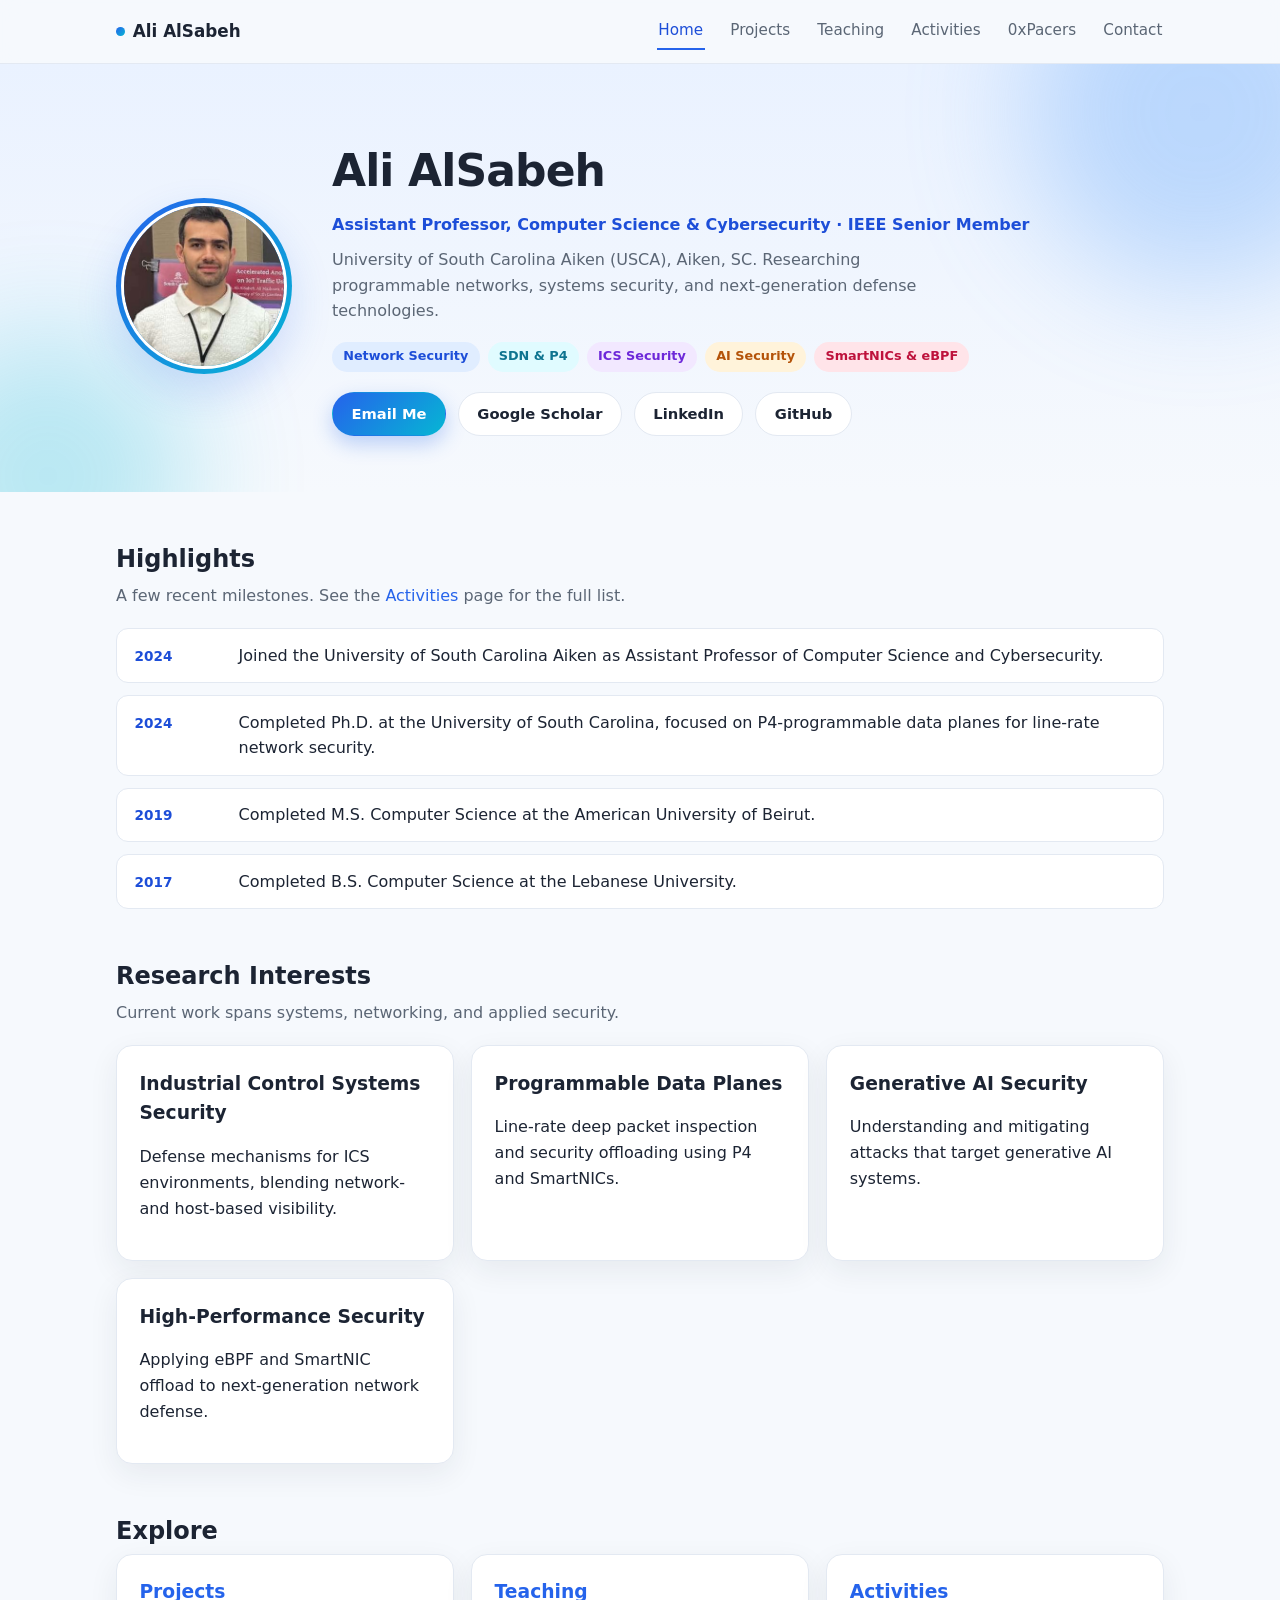
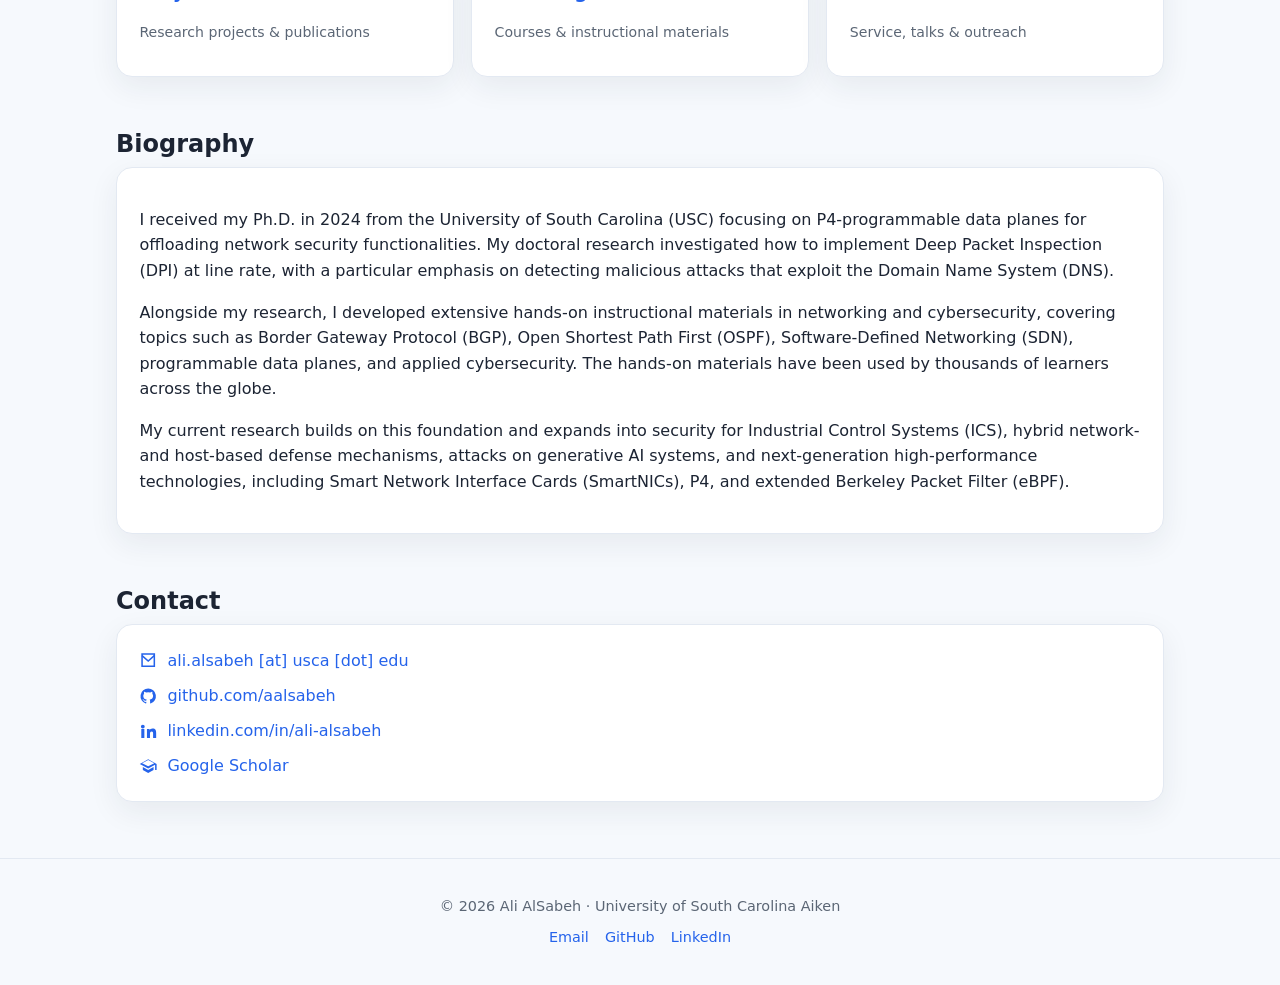
<file: index.html>
<!DOCTYPE html>
<html lang="en">
<head>
  <meta charset="UTF-8" />
  <meta name="viewport" content="width=device-width, initial-scale=1.0" />
  <title>Ali AlSabeh</title>
  <meta name="description" content="Ali AlSabeh — Assistant Professor of Computer Science and Cybersecurity, University of South Carolina Aiken" />
  <link rel="stylesheet" href="assets/css/style.css" />
</head>
<body>
  <nav class="site-nav">
    <div class="container">
      <a class="brand" href="index.html"><span class="dot"></span> Ali AlSabeh</a>
      <div class="nav-links">
        <a href="index.html" class="active">Home</a>
        <a href="projects.html">Projects</a>
        <a href="teaching.html">Teaching</a>
        <a href="activities.html">Activities</a>
        <a href="0xpacers.html">0xPacers</a>
        <a href="#contact">Contact</a>
      </div>
    </div>
  </nav>

  <header class="hero">
    <div class="container">
      <div class="hero-photo">
        <img src="assets/img/profile.jpg" alt="Portrait of Ali AlSabeh" />
      </div>
      <div class="hero-text">
        <h1>Ali AlSabeh</h1>
        <p class="subtitle">Assistant Professor, Computer Science &amp; Cybersecurity · IEEE Senior Member</p>
        <p class="lead">University of South Carolina Aiken (USCA), Aiken, SC. Researching programmable networks, systems security, and next-generation defense technologies.</p>
        <div class="tags">
          <span class="tag c1">Network Security</span>
          <span class="tag c2">SDN &amp; P4</span>
          <span class="tag c3">ICS Security</span>
          <span class="tag c4">AI Security</span>
          <span class="tag c5">SmartNICs &amp; eBPF</span>
        </div>
        <div class="btn-row">
          <a class="btn btn-primary js-email" href="#contact">Email Me</a>
          <a class="btn btn-outline" href="https://scholar.google.com/citations?user=eo6k0ecAAAAJ&hl=en" target="_blank" rel="noopener">Google Scholar</a>
          <a class="btn btn-outline" href="https://www.linkedin.com/in/ali-alsabeh" target="_blank" rel="noopener">LinkedIn</a>
          <a class="btn btn-outline" href="https://github.com/aalsabeh" target="_blank" rel="noopener">GitHub</a>
        </div>
      </div>
    </div>
  </header>

  <main class="container">

    <section id="highlights">
      <h2>Highlights</h2>
      <p class="section-sub">A few recent milestones. See the <a href="activities.html">Activities</a> page for the full list.</p>
      <div class="news-list">
        <div class="news-item">
          <span class="date">2024</span>
          <p>Joined the University of South Carolina Aiken as Assistant Professor of Computer Science and Cybersecurity.</p>
        </div>
        <div class="news-item">
          <span class="date">2024</span>
          <p>Completed Ph.D. at the University of South Carolina, focused on P4-programmable data planes for line-rate network security.</p>
        </div>
        <div class="news-item">
          <span class="date">2019</span>
          <p>Completed M.S. Computer Science at the American University of Beirut.</p>
        </div>
        <div class="news-item">
          <span class="date">2017</span>
          <p>Completed B.S. Computer Science at the Lebanese University.</p>
        </div>
      </div>
    </section>

    <section id="research">
      <h2>Research Interests</h2>
      <p class="section-sub">Current work spans systems, networking, and applied security.</p>
      <div class="grid">
        <article class="card">
          <h3>Industrial Control Systems Security</h3>
          <p>Defense mechanisms for ICS environments, blending network- and host-based visibility.</p>
        </article>
        <article class="card">
          <h3>Programmable Data Planes</h3>
          <p>Line-rate deep packet inspection and security offloading using P4 and SmartNICs.</p>
        </article>
        <article class="card">
          <h3>Generative AI Security</h3>
          <p>Understanding and mitigating attacks that target generative AI systems.</p>
        </article>
        <article class="card">
          <h3>High-Performance Security</h3>
          <p>Applying eBPF and SmartNIC offload to next-generation network defense.</p>
        </article>
      </div>
    </section>

    <section id="explore">
      <h2>Explore</h2>
      <div class="grid">
        <a class="card card-link" href="projects.html">
          <h3>Projects</h3>
          <p class="meta">Research projects &amp; publications</p>
        </a>
        <a class="card card-link" href="teaching.html">
          <h3>Teaching</h3>
          <p class="meta">Courses &amp; instructional materials</p>
        </a>
        <a class="card card-link" href="activities.html">
          <h3>Activities</h3>
          <p class="meta">Service, talks &amp; outreach</p>
        </a>
      </div>
    </section>

    <section id="bio">
      <h2>Biography</h2>
      <div class="card">
        <p>I received my Ph.D. in 2024 from the University of South Carolina (USC) focusing on P4-programmable data planes for offloading network security functionalities. My doctoral research investigated how to implement Deep Packet Inspection (DPI) at line rate, with a particular emphasis on detecting malicious attacks that exploit the Domain Name System (DNS).</p>
        <p>Alongside my research, I developed extensive hands-on instructional materials in networking and cybersecurity, covering topics such as Border Gateway Protocol (BGP), Open Shortest Path First (OSPF), Software-Defined Networking (SDN), programmable data planes, and applied cybersecurity. The hands-on materials have been used by thousands of learners across the globe.</p>
        <p>My current research builds on this foundation and expands into security for Industrial Control Systems (ICS), hybrid network- and host-based defense mechanisms, attacks on generative AI systems, and next-generation high-performance technologies, including Smart Network Interface Cards (SmartNICs), P4, and extended Berkeley Packet Filter (eBPF).</p>
      </div>
    </section>

    <section id="contact">
      <h2>Contact</h2>
      <div class="card contact-list">
        <a class="js-email" href="#contact">
          <svg class="icon" viewBox="0 0 24 24" fill="none" stroke="currentColor" stroke-width="2"><path d="M4 4h16v16H4z"/><path d="m4 6 8 7 8-7"/></svg>
          ali.alsabeh [at] usca [dot] edu
        </a>
        <a href="https://github.com/aalsabeh" target="_blank" rel="noopener">
          <svg class="icon" viewBox="0 0 24 24" fill="currentColor"><path d="M12 2a10 10 0 0 0-3.16 19.49c.5.09.68-.22.68-.48v-1.7c-2.78.6-3.37-1.34-3.37-1.34-.46-1.16-1.11-1.47-1.11-1.47-.91-.62.07-.6.07-.6 1 .07 1.53 1.03 1.53 1.03.89 1.52 2.34 1.08 2.91.83.09-.65.35-1.08.63-1.33-2.22-.25-4.56-1.11-4.56-4.95 0-1.09.39-1.99 1.03-2.69-.1-.25-.45-1.27.1-2.64 0 0 .84-.27 2.75 1.03a9.5 9.5 0 0 1 5 0c1.91-1.3 2.75-1.03 2.75-1.03.55 1.37.2 2.39.1 2.64.64.7 1.03 1.6 1.03 2.69 0 3.85-2.34 4.7-4.57 4.95.36.31.68.92.68 1.85v2.74c0 .27.18.58.69.48A10 10 0 0 0 12 2Z"/></svg>
          github.com/aalsabeh
        </a>
        <a href="https://www.linkedin.com/in/ali-alsabeh" target="_blank" rel="noopener">
          <svg class="icon" viewBox="0 0 24 24" fill="currentColor"><path d="M4.98 3.5a2.5 2.5 0 1 1 0 5 2.5 2.5 0 0 1 0-5ZM3 9h4v12H3V9Zm7 0h3.8v1.64h.05c.53-1 1.83-2.06 3.77-2.06 4.03 0 4.78 2.65 4.78 6.1V21h-4v-5.6c0-1.34-.02-3.06-1.87-3.06-1.87 0-2.16 1.46-2.16 2.96V21h-4V9Z"/></svg>
          linkedin.com/in/ali-alsabeh
        </a>
        <a href="https://scholar.google.com/citations?user=eo6k0ecAAAAJ&hl=en" target="_blank" rel="noopener">
          <svg class="icon" viewBox="0 0 24 24" fill="currentColor"><path d="M12 3 1 9l11 6 9-4.91V17h2V9L12 3Zm0 9.16L4.06 8.1 12 3.84 19.94 8.1 12 12.16ZM5 13.18v3.64L12 21l7-4.18v-3.64l-7 3.82-7-3.82Z"/></svg>
          Google Scholar
        </a>
      </div>
    </section>
  </main>

  <footer>
    <div>© <span id="year"></span> Ali AlSabeh · University of South Carolina Aiken</div>
    <div class="footer-links">
      <a class="js-email" href="#contact">Email</a>
      <a href="https://github.com/aalsabeh" target="_blank" rel="noopener">GitHub</a>
      <a href="https://www.linkedin.com/in/ali-alsabeh" target="_blank" rel="noopener">LinkedIn</a>
    </div>
  </footer>

  <script>
    document.getElementById('year').textContent = new Date().getFullYear();
  </script>
  <script src="email.js"></script>
</body>
</html>
</file>
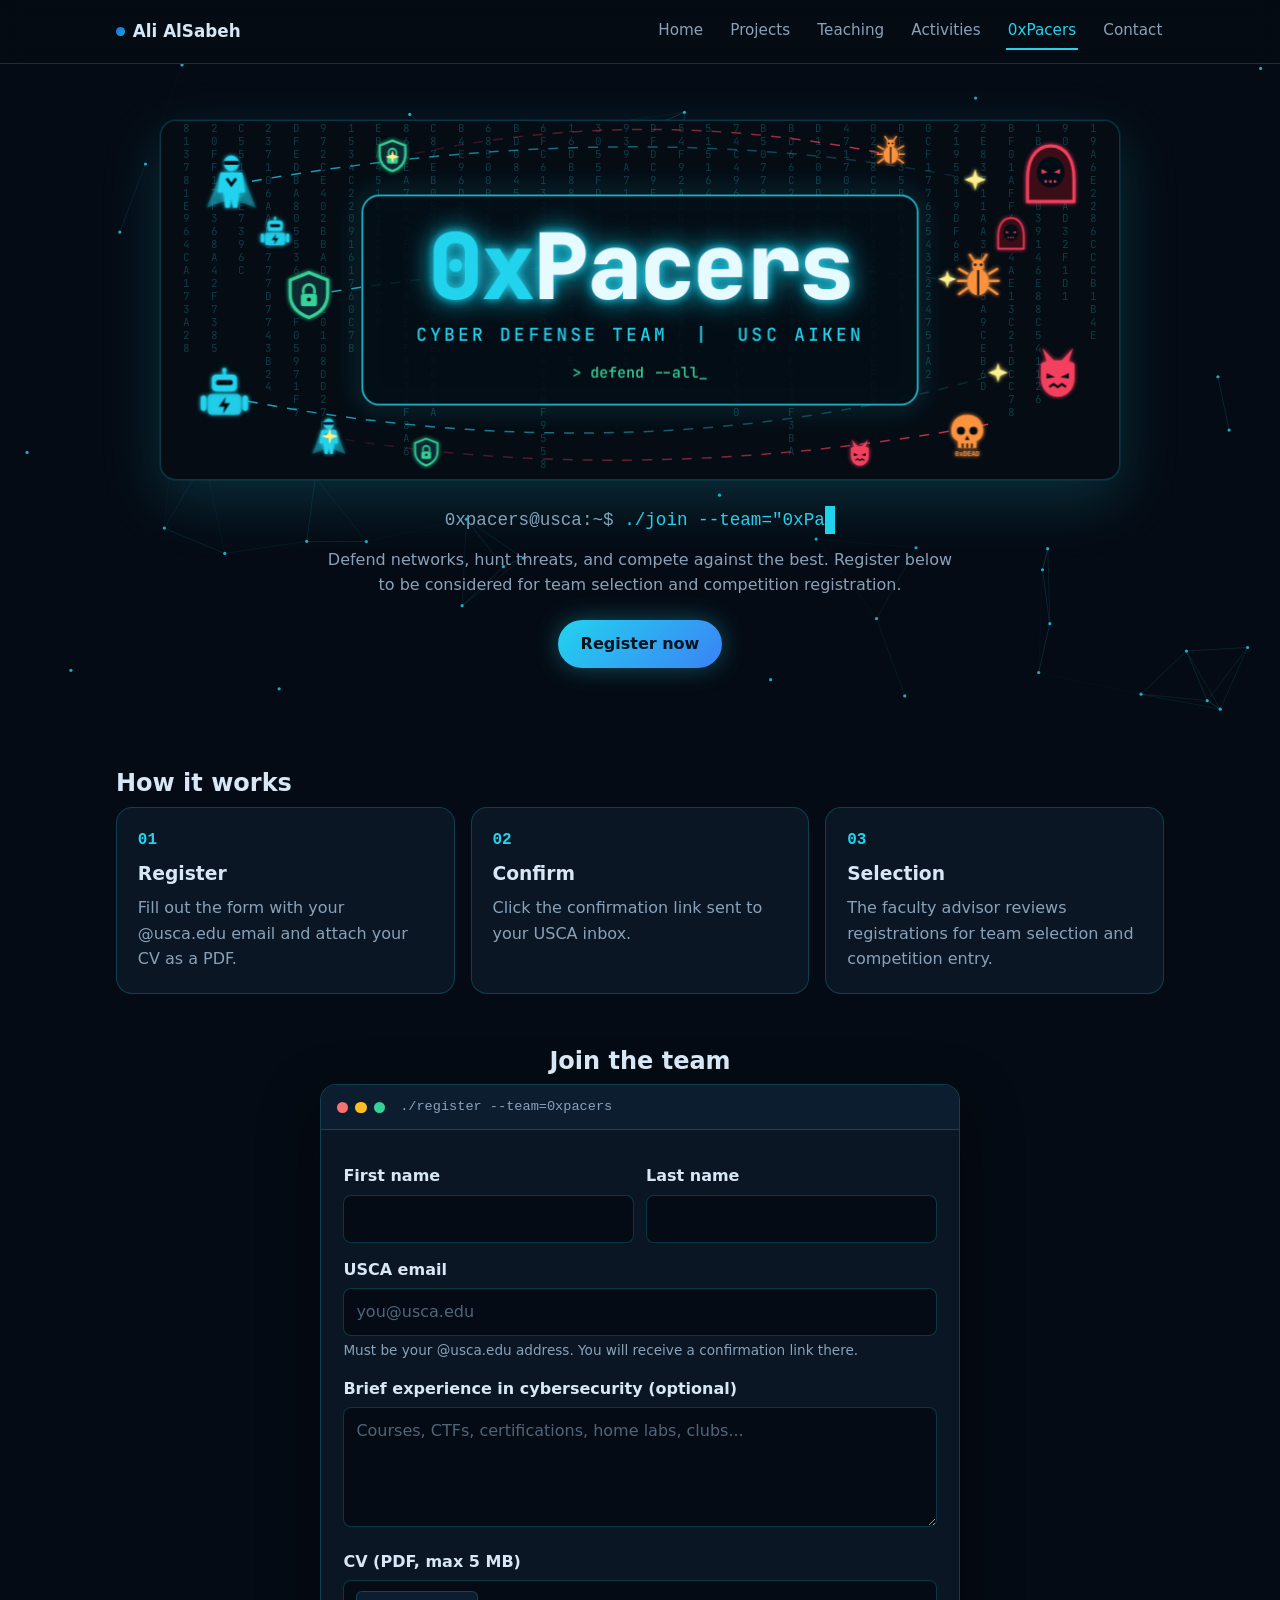
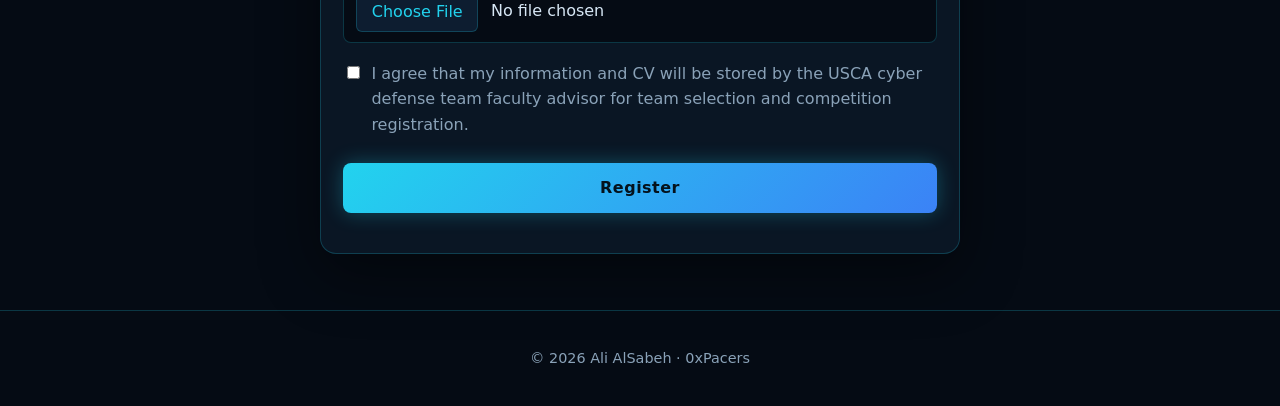
<file: 0xpacers.html>
<!DOCTYPE html>
<html lang="en">
<head>
  <meta charset="UTF-8" />
  <meta name="viewport" content="width=device-width, initial-scale=1.0" />
  <title>0xPacers · Ali AlSabeh</title>
  <meta name="description" content="0xPacers — USC Aiken cyber defense team registration" />
  <link rel="stylesheet" href="assets/css/style.css" />
  <link rel="preconnect" href="https://fonts.googleapis.com" />
  <link rel="preconnect" href="https://fonts.gstatic.com" crossorigin />
  <link rel="stylesheet" href="https://fonts.googleapis.com/css2?family=JetBrains+Mono:wght@500;800&display=swap" />
  <style>
    body.cy {
      --cy-bg: #050b14;
      --cy-panel: #0a1624;
      --cy-panel-2: #0d1d30;
      --cy-line: rgba(34, 211, 238, .22);
      --cy-cyan: #22d3ee;
      --cy-blue: #3b82f6;
      --cy-text: #d7e7f5;
      --cy-muted: #8aa2b8;
      background: var(--cy-bg);
      color: var(--cy-text);
    }
    body.cy a { color: var(--cy-cyan); }

    /* Nav on dark */
    body.cy .site-nav { background: rgba(5, 11, 20, .82); border-bottom-color: var(--cy-line); }
    body.cy .brand { color: var(--cy-text); }
    body.cy .nav-links a { color: var(--cy-muted); }
    body.cy .nav-links a:hover, body.cy .nav-links a.active { color: var(--cy-cyan); border-color: var(--cy-cyan); }

    /* Hero */
    .cy-hero { position: relative; overflow: hidden; padding: 3.5rem 1rem 3rem; }
    .cy-hero canvas { position: absolute; inset: 0; width: 100%; height: 100%; z-index: 0; }
    .cy-hero .container { position: relative; z-index: 1; display: flex; flex-direction: column; align-items: center; text-align: center; }
    .cy-banner-wrap { perspective: 900px; width: 100%; max-width: 960px; }
    .cy-banner {
      width: 100%; aspect-ratio: 960 / 360; border-radius: 1rem; overflow: hidden;
      background: #050c14; border: 1px solid var(--cy-line);
      box-shadow: 0 0 0 1px rgba(34,211,238,.08), 0 20px 60px rgba(34,211,238,.18);
      transition: transform .2s ease-out, box-shadow .3s;
      will-change: transform;
    }
    .cy-banner:hover { box-shadow: 0 0 0 1px rgba(34,211,238,.3), 0 24px 70px rgba(34,211,238,.32); }
    .cy-banner svg { display: block; width: 100%; height: 100%; font-family: 'JetBrains Mono', ui-monospace, Consolas, monospace; }
    .cy-banner .hex { font-size: 11px; fill: #0f3b46; }
    .cy-banner .beam { animation: bx-beam 1.2s linear infinite; }
    .cy-banner .beam.rev { animation-direction: reverse; }
    .cy-banner .cursor { animation: cy-blink 1s steps(1) infinite; }
    @keyframes bx-beam { to { stroke-dashoffset: -40; } }
    .cy-term {
      margin-top: 1.6rem; font-family: ui-monospace, SFMono-Regular, Consolas, monospace;
      font-size: clamp(.9rem, 2.4vw, 1.1rem); color: var(--cy-cyan); min-height: 1.6em;
    }
    .cy-term .prompt { color: var(--cy-muted); }
    .cy-term .caret { display: inline-block; width: .6em; background: var(--cy-cyan); animation: cy-blink 1s steps(1) infinite; }
    @keyframes cy-blink { 50% { opacity: 0; } }
    .cy-hero .lead { color: var(--cy-muted); max-width: 40rem; margin: .8rem auto 1.4rem; }
    .cy-cta {
      display: inline-flex; padding: .7rem 1.4rem; border-radius: 999px; font-weight: 700;
      color: #04121c !important; background: linear-gradient(135deg, var(--cy-cyan), var(--cy-blue));
      box-shadow: 0 0 24px rgba(34,211,238,.35); transition: transform .15s, box-shadow .15s;
    }
    .cy-cta:hover { text-decoration: none; transform: translateY(-2px); box-shadow: 0 0 36px rgba(34,211,238,.55); }

    /* Steps */
    body.cy section > h2 { color: var(--cy-text); }
    .cy-steps { display: grid; grid-template-columns: repeat(auto-fit, minmax(220px, 1fr)); gap: 1rem; }
    .cy-step {
      background: var(--cy-panel); border: 1px solid var(--cy-line); border-radius: 1rem; padding: 1.3rem;
      transition: transform .18s, border-color .18s, box-shadow .18s;
    }
    .cy-step:hover { transform: translateY(-4px); border-color: rgba(34,211,238,.55); box-shadow: 0 12px 30px rgba(34,211,238,.12); }
    .cy-step .num { font-family: ui-monospace, Consolas, monospace; color: var(--cy-cyan); font-weight: 700; }
    .cy-step h3 { margin: .3rem 0 .4rem; }
    .cy-step p { margin: 0; color: var(--cy-muted); }

    /* Terminal-window form */
    .cy-window {
      max-width: 640px; margin: 0 auto; background: var(--cy-panel);
      border: 1px solid var(--cy-line); border-radius: 1rem; overflow: hidden;
      box-shadow: 0 20px 60px rgba(0,0,0,.45);
    }
    .cy-window-bar {
      display: flex; align-items: center; gap: .45rem; padding: .7rem 1rem;
      background: var(--cy-panel-2); border-bottom: 1px solid var(--cy-line);
      font-family: ui-monospace, Consolas, monospace; font-size: .85rem; color: var(--cy-muted);
    }
    .cy-window-bar i { width: .7rem; height: .7rem; border-radius: 50%; display: inline-block; }
    .cy-window-bar i:nth-child(1) { background: #f87171; }
    .cy-window-bar i:nth-child(2) { background: #fbbf24; }
    .cy-window-bar i:nth-child(3) { background: #34d399; margin-right: .5rem; }
    .cy-window-body { padding: 1.2rem 1.4rem 1.6rem; }

    .cyb-form { max-width: none; }
    .cyb-form label { display: block; font-weight: 600; margin: 14px 0 6px; color: var(--cy-text); }
    .cyb-form input[type=text], .cyb-form input[type=email], .cyb-form textarea, .cyb-form input[type=file] {
      width: 100%; padding: 10px 12px; border: 1px solid var(--cy-line); border-radius: 8px; font: inherit;
      background: var(--cy-bg); color: var(--cy-text); transition: border-color .15s, box-shadow .15s;
    }
    .cyb-form input::placeholder, .cyb-form textarea::placeholder { color: #4f657a; }
    .cyb-form input:focus, .cyb-form textarea:focus {
      outline: none; border-color: var(--cy-cyan); box-shadow: 0 0 0 3px rgba(34,211,238,.18);
    }
    .cyb-form input[type=file]::file-selector-button {
      margin-right: .8rem; padding: .4rem .9rem; border: 1px solid var(--cy-line); border-radius: 6px;
      background: var(--cy-panel-2); color: var(--cy-cyan); font: inherit; cursor: pointer;
    }
    .cyb-form textarea { min-height: 120px; resize: vertical; }
    .cyb-form .cyb-row { display: flex; gap: 12px; }
    .cyb-form .cyb-row > div { flex: 1; }
    .cyb-form .cyb-hint { font-size: .85em; color: var(--cy-muted); margin-top: 4px; }
    .cyb-form .cyb-consent { display: flex; gap: 8px; align-items: flex-start; margin-top: 18px; font-weight: 400; color: var(--cy-muted); }
    .cyb-form .cyb-consent input { accent-color: var(--cy-cyan); margin-top: .35rem; }
    .cyb-form .cyb-hp { position: absolute; left: -9999px; }
    .cyb-form button {
      margin-top: 20px; width: 100%; padding: 12px 22px; border: 0; border-radius: 8px; cursor: pointer;
      background: linear-gradient(135deg, var(--cy-cyan), var(--cy-blue)); color: #04121c;
      font: inherit; font-weight: 700; letter-spacing: .03em;
      box-shadow: 0 0 20px rgba(34,211,238,.3); transition: box-shadow .15s, transform .15s;
    }
    .cyb-form button:hover:not(:disabled) { transform: translateY(-1px); box-shadow: 0 0 32px rgba(34,211,238,.5); }
    .cyb-form button:disabled { opacity: .6; cursor: wait; }
    .cyb-form .cyb-msg { margin-top: 14px; font-weight: 600; font-family: ui-monospace, Consolas, monospace; }
    .cyb-form .cyb-msg.err { color: #f87171; }
    .cyb-form .cyb-msg.ok { color: #34d399; }

    body.cy footer { border-top-color: var(--cy-line); color: var(--cy-muted); }

    @media (max-width: 520px) { .cyb-form .cyb-row { flex-direction: column; gap: 0; } }
    @media (prefers-reduced-motion: reduce) {
      .cy-term .caret, .cy-banner .beam, .cy-banner .cursor { animation: none; }
      .cy-banner, .cy-step, .cy-cta { transition: none; }
    }
  </style>
</head>
<body class="cy">
  <nav class="site-nav">
    <div class="container">
      <a class="brand" href="index.html"><span class="dot"></span> Ali AlSabeh</a>
      <div class="nav-links">
        <a href="index.html">Home</a>
        <a href="projects.html">Projects</a>
        <a href="teaching.html">Teaching</a>
        <a href="activities.html">Activities</a>
        <a href="0xpacers.html" class="active">0xPacers</a>
        <a href="index.html#contact">Contact</a>
      </div>
    </div>
  </nav>

  <header class="cy-hero" id="cyHero">
    <canvas id="cyNet" aria-hidden="true"></canvas>
    <div class="container">
      <div class="cy-banner-wrap">
        <div class="cy-banner" id="cyBanner">
          <svg viewBox="0 0 960 360" role="img" aria-label="0xPacers — Cyber Defense Team, USC Aiken">
            <defs>
              <filter id="bx-glow" x="-50%" y="-50%" width="200%" height="200%"><feGaussianBlur stdDeviation="2.2" result="b"/><feMerge><feMergeNode in="b"/><feMergeNode in="SourceGraphic"/></feMerge></filter>
              <filter id="bx-panel-glow" x="-20%" y="-30%" width="140%" height="160%"><feGaussianBlur stdDeviation="12"/></filter>
              <filter id="bx-title-glow" x="-20%" y="-50%" width="140%" height="200%">
                <feFlood flood-color="#22d3ee"/><feComposite in2="SourceAlpha" operator="in" result="c"/>
                <feGaussianBlur in="c" stdDeviation="5" result="g1"/><feGaussianBlur in="c" stdDeviation="14" result="g2"/>
                <feMerge><feMergeNode in="g2"/><feMergeNode in="g1"/><feMergeNode in="SourceGraphic"/></feMerge>
              </filter>
              <linearGradient id="bx-beamG" x1="0" x2="1"><stop offset="0" stop-color="#22d3ee"/><stop offset="1" stop-color="#22d3ee" stop-opacity="0.15"/></linearGradient>
              <linearGradient id="bx-beamR" x1="1" x2="0"><stop offset="0" stop-color="#f43f5e"/><stop offset="1" stop-color="#f43f5e" stop-opacity="0.15"/></linearGradient>

              <symbol id="bx-hCape" viewBox="0 0 40 40">
                <path d="M13 14 L4 37 L20 31 L36 37 L27 14Z" fill="#22d3ee" opacity="0.35"/>
                <circle cx="20" cy="8" r="5" fill="#22d3ee"/>
                <rect x="15" y="6.5" width="10" height="2.5" rx="1" fill="#050c14"/>
                <path d="M13 14 H27 L29 27 H25 L24 37 H21 L20 30 L19 37 H16 L15 27 H11Z" fill="#22d3ee"/>
                <path d="M17 18 L20 22 L23 18" stroke="#050c14" stroke-width="1.8" fill="none"/>
              </symbol>
              <symbol id="bx-hShield" viewBox="0 0 40 40">
                <path d="M20 2 L35 8 V19 C35 29 28 35 20 38 C12 35 5 29 5 19 V8Z" fill="#0b2a33" stroke="#34d399" stroke-width="2.5"/>
                <path d="M15.5 19 V16 A4.5 4.5 0 0 1 24.5 16 V19" stroke="#34d399" stroke-width="2.2" fill="none"/>
                <rect x="13.5" y="19" width="13" height="10" rx="2" fill="#34d399"/>
                <circle cx="20" cy="23.5" r="1.6" fill="#050c14"/>
              </symbol>
              <symbol id="bx-hBot" viewBox="0 0 40 40">
                <line x1="20" y1="1" x2="20" y2="5" stroke="#22d3ee" stroke-width="2"/>
                <circle cx="20" cy="1.8" r="1.6" fill="#22d3ee"/>
                <rect x="11" y="5" width="18" height="12" rx="3" fill="#22d3ee"/>
                <rect x="14" y="9" width="12" height="3.5" rx="1.5" fill="#050c14"/>
                <rect x="8" y="19" width="24" height="15" rx="3" fill="#22d3ee" opacity="0.85"/>
                <path d="M21 21 L16 28 H20 L19 33 L24 25.5 H20Z" fill="#050c14"/>
                <rect x="3" y="20" width="4" height="11" rx="2" fill="#22d3ee"/>
                <rect x="33" y="20" width="4" height="11" rx="2" fill="#22d3ee"/>
              </symbol>
              <symbol id="bx-vHood" viewBox="0 0 40 40">
                <path d="M20 2 C9 2 5 13 5 23 V38 H35 V23 C35 13 31 2 20 2Z" fill="#3b0a16" stroke="#f43f5e" stroke-width="2"/>
                <ellipse cx="20" cy="19" rx="9" ry="10" fill="#050c14"/>
                <path d="M14 17 L18 19 L14 20Z M26 17 L22 19 L26 20Z" fill="#f43f5e"/>
                <path d="M16 25 H24" stroke="#f43f5e" stroke-width="1.5" stroke-dasharray="1.5 1.5"/>
              </symbol>
              <symbol id="bx-vBug" viewBox="0 0 40 40">
                <g stroke="#fb923c" stroke-width="2" stroke-linecap="round">
                  <line x1="11" y1="18" x2="4" y2="14"/><line x1="10" y1="24" x2="3" y2="24"/><line x1="11" y1="30" x2="4" y2="35"/>
                  <line x1="29" y1="18" x2="36" y2="14"/><line x1="30" y1="24" x2="37" y2="24"/><line x1="29" y1="30" x2="36" y2="35"/>
                  <line x1="17" y1="8" x2="13" y2="2"/><line x1="23" y1="8" x2="27" y2="2"/>
                </g>
                <circle cx="20" cy="11" r="5" fill="#fb923c"/>
                <ellipse cx="20" cy="25" rx="9" ry="11" fill="#fb923c"/>
                <line x1="20" y1="15" x2="20" y2="36" stroke="#050c14" stroke-width="1.6"/>
                <circle cx="17.5" cy="10.5" r="1.2" fill="#050c14"/><circle cx="22.5" cy="10.5" r="1.2" fill="#050c14"/>
              </symbol>
              <symbol id="bx-vHorns" viewBox="0 0 40 40">
                <path d="M9 3 L13 15 L17 12Z M31 3 L27 15 L23 12Z" fill="#f43f5e"/>
                <path d="M8 15 C8 11 32 11 32 15 V25 C32 33 26 38 20 38 C14 38 8 33 8 25Z" fill="#f43f5e"/>
                <path d="M12 21 L18 24 L12 25Z M28 21 L22 24 L28 25Z" fill="#050c14"/>
                <path d="M14 31 L17 29 L20 31 L23 29 L26 31" stroke="#050c14" stroke-width="1.6" fill="none"/>
              </symbol>
              <symbol id="bx-vSkull" viewBox="0 0 40 40">
                <path d="M20 3 C10 3 6 10 6 17 C6 22 9 25 12 26 V32 H28 V26 C31 25 34 22 34 17 C34 10 30 3 20 3Z" fill="#fb923c"/>
                <circle cx="14.5" cy="17" r="3.5" fill="#050c14"/><circle cx="25.5" cy="17" r="3.5" fill="#050c14"/>
                <path d="M20 21 L18 25 H22Z" fill="#050c14"/>
                <path d="M16 28 V32 M20 28 V32 M24 28 V32" stroke="#050c14" stroke-width="1.4"/>
                <text x="20" y="39" font-size="6" text-anchor="middle" fill="#fb923c" font-family="monospace" font-weight="700">0xDEAD</text>
              </symbol>
              <symbol id="bx-burst" viewBox="0 0 20 20">
                <path d="M10 0 L12 7 L20 10 L12 13 L10 20 L8 13 L0 10 L8 7Z" fill="#fef08a"/>
              </symbol>
            </defs>

            <!-- Hex rain columns (filled in by script) -->
            <g id="bxHex" class="hex" text-anchor="middle"></g>

            <!-- Attack / defense beams -->
            <g fill="none" stroke-width="1.5" stroke-dasharray="10 10" opacity="0.8">
              <path class="beam" d="M70 64 Q480 -10 820 60" stroke="url(#bx-beamG)"/>
              <path class="beam" d="M150 175 Q480 120 790 160" stroke="url(#bx-beamG)"/>
              <path class="beam" d="M66 278 Q480 360 840 254" stroke="url(#bx-beamG)"/>
              <path class="beam rev" d="M830 305 Q480 370 170 318" stroke="url(#bx-beamR)"/>
              <path class="beam rev" d="M740 36 Q480 -20 230 38" stroke="url(#bx-beamR)"/>
            </g>

            <!-- Defenders (left) vs. attackers (right) -->
            <g filter="url(#bx-glow)">
              <use href="#bx-hCape" x="38" y="30" width="62" height="62"/>
              <use href="#bx-hShield" x="122" y="150" width="50" height="50"/>
              <use href="#bx-hBot" x="34" y="248" width="56" height="56"/>
              <use href="#bx-hCape" x="146" y="296" width="42" height="42"/>
              <use href="#bx-hShield" x="214" y="18" width="34" height="34"/>
              <use href="#bx-hBot" x="96" y="96" width="34" height="34"/>
              <use href="#bx-hShield" x="250" y="318" width="30" height="30"/>

              <use href="#bx-vHood" x="862" y="22" width="62" height="62"/>
              <use href="#bx-vBug" x="796" y="132" width="48" height="48"/>
              <use href="#bx-vHorns" x="872" y="224" width="56" height="56"/>
              <use href="#bx-vSkull" x="786" y="292" width="46" height="46"/>
              <use href="#bx-vBug" x="716" y="14" width="32" height="32"/>
              <use href="#bx-vHood" x="836" y="96" width="34" height="34"/>
              <use href="#bx-vHorns" x="686" y="318" width="30" height="30"/>

              <use href="#bx-burst" x="806" y="48" width="22" height="22"/>
              <use href="#bx-burst" x="780" y="150" width="18" height="18"/>
              <use href="#bx-burst" x="830" y="243" width="20" height="20"/>
              <use href="#bx-burst" x="160" y="309" width="16" height="16"/>
              <use href="#bx-burst" x="224" y="29" width="14" height="14"/>
            </g>

            <!-- Center panel -->
            <rect x="200" y="74" width="560" height="212" rx="18" fill="none" stroke="#22d3ee" stroke-width="6" opacity="0.35" filter="url(#bx-panel-glow)"/>
            <rect x="200.75" y="74.75" width="558.5" height="210.5" rx="17.25" fill="rgba(4,14,22,0.88)" stroke="#22d3ee" stroke-width="1.5"/>
            <text x="480" y="146" text-anchor="middle" dominant-baseline="central" font-size="92" font-weight="800" letter-spacing="-2" fill="#e6fbff" filter="url(#bx-title-glow)"><tspan fill="#22d3ee">0x</tspan>Pacers</text>
            <text x="480" y="214" text-anchor="middle" dominant-baseline="central" font-size="18" font-weight="500" letter-spacing="3" fill="#22d3ee" style="white-space: pre">CYBER DEFENSE TEAM  |  USC AIKEN</text>
            <text x="480" y="252" text-anchor="middle" dominant-baseline="central" font-size="15" font-weight="500" fill="#34d399">&gt; defend --all<tspan class="cursor">_</tspan></text>
          </svg>
        </div>
      </div>
      <div class="cy-term"><span class="prompt">0xpacers@usca:~$ </span><span id="cyTyped"></span><span class="caret">&nbsp;</span></div>
      <p class="lead">Defend networks, hunt threats, and compete against the best. Register below to be considered for team selection and competition registration.</p>
      <a class="cy-cta" href="#register">Register now</a>
    </div>
  </header>

  <main class="container">
    <section>
      <h2>How it works</h2>
      <div class="cy-steps">
        <div class="cy-step">
          <div class="num">01</div>
          <h3>Register</h3>
          <p>Fill out the form with your @usca.edu email and attach your CV as a PDF.</p>
        </div>
        <div class="cy-step">
          <div class="num">02</div>
          <h3>Confirm</h3>
          <p>Click the confirmation link sent to your USCA inbox.</p>
        </div>
        <div class="cy-step">
          <div class="num">03</div>
          <h3>Selection</h3>
          <p>The faculty advisor reviews registrations for team selection and competition entry.</p>
        </div>
      </div>
    </section>

    <section id="register">
      <h2 style="text-align:center;">Join the team</h2>
      <div class="cy-window">
        <div class="cy-window-bar"><i></i><i></i><i></i>./register --team=0xpacers</div>
        <div class="cy-window-body">
          <form class="cyb-form" id="cybForm" novalidate>
            <div class="cyb-row">
              <div>
                <label for="cybFirst">First name</label>
                <input type="text" id="cybFirst" maxlength="60" required>
              </div>
              <div>
                <label for="cybLast">Last name</label>
                <input type="text" id="cybLast" maxlength="60" required>
              </div>
            </div>

            <label for="cybEmail">USCA email</label>
            <input type="email" id="cybEmail" placeholder="you@usca.edu" maxlength="100" required>
            <div class="cyb-hint">Must be your @usca.edu address. You will receive a confirmation link there.</div>

            <label for="cybExp">Brief experience in cybersecurity (optional)</label>
            <textarea id="cybExp" maxlength="2000" placeholder="Courses, CTFs, certifications, home labs, clubs..."></textarea>

            <label for="cybCv">CV (PDF, max 5 MB)</label>
            <input type="file" id="cybCv" accept="application/pdf,.pdf" required>

            <!-- Honeypot: hidden from humans, bots fill it -->
            <div class="cyb-hp" aria-hidden="true">
              <label for="cybWebsite">Website</label>
              <input type="text" id="cybWebsite" tabindex="-1" autocomplete="off">
            </div>

            <label class="cyb-consent">
              <input type="checkbox" id="cybConsent" required>
              <span>I agree that my information and CV will be stored by the USCA cyber defense team faculty advisor for team selection and competition registration.</span>
            </label>

            <button type="submit" id="cybBtn">Register</button>
            <div class="cyb-msg" id="cybMsg" role="status"></div>
          </form>
        </div>
      </div>
    </section>
  </main>

  <footer>
    <div>© <span id="year"></span> Ali AlSabeh · 0xPacers</div>
  </footer>

  <script>
    document.getElementById('year').textContent = new Date().getFullYear();
  </script>
  <script src="email.js"></script>

  <!-- Hero effects: particle network, banner tilt, typing prompt -->
  <script>
  (function () {
    const reduced = window.matchMedia('(prefers-reduced-motion: reduce)').matches;
    const hero = document.getElementById('cyHero');
    const banner = document.getElementById('cyBanner');

    // Banner hex columns: 34 columns spread across 960px with 18px side padding
    (function () {
      const hex = '0123456789ABCDEF', g = document.getElementById('bxHex'), ns = 'http://www.w3.org/2000/svg';
      let seed = 7;
      const rnd = () => (seed = (seed * 9301 + 49297) % 233280) / 233280;
      for (let i = 0; i < 34; i++) {
        const x = 24 + i * (912 / 33), n = 10 + Math.floor(rnd() * 18);
        const t = document.createElementNS(ns, 'text');
        for (let j = 0; j < n; j++) {
          const s = document.createElementNS(ns, 'tspan');
          s.setAttribute('x', x); s.setAttribute('y', 11 + j * 13);
          s.textContent = hex[Math.floor(rnd() * 16)];
          t.appendChild(s);
        }
        g.appendChild(t);
      }
    })();

    // Typing prompt
    const typed = document.getElementById('cyTyped');
    const cmd = './join --team="0xPacers"';
    if (reduced) { typed.textContent = cmd; }
    else {
      let i = 0;
      (function type() {
        typed.textContent = cmd.slice(0, ++i);
        if (i < cmd.length) setTimeout(type, 55 + Math.random() * 60);
      })();
    }

    // Banner tilt follows the mouse
    if (!reduced) {
      hero.addEventListener('mousemove', function (e) {
        const r = banner.getBoundingClientRect();
        const x = (e.clientX - r.left) / r.width - 0.5;
        const y = (e.clientY - r.top) / r.height - 0.5;
        banner.style.transform = 'rotateY(' + (x * 8) + 'deg) rotateX(' + (-y * 8) + 'deg)';
      });
      hero.addEventListener('mouseleave', function () { banner.style.transform = ''; });
    }

    // Particle network that links to the cursor
    const canvas = document.getElementById('cyNet');
    const ctx = canvas.getContext('2d');
    const mouse = { x: -1e4, y: -1e4 };
    let nodes = [], w = 0, h = 0, running = true;

    function resize() {
      const dpr = window.devicePixelRatio || 1;
      w = hero.clientWidth; h = hero.clientHeight;
      canvas.width = w * dpr; canvas.height = h * dpr;
      ctx.setTransform(dpr, 0, 0, dpr, 0, 0);
      const count = Math.min(80, Math.floor(w * h / 14000));
      nodes = Array.from({ length: count }, () => ({
        x: Math.random() * w, y: Math.random() * h,
        vx: (Math.random() - 0.5) * 0.35, vy: (Math.random() - 0.5) * 0.35
      }));
    }

    function draw() {
      ctx.clearRect(0, 0, w, h);
      const all = nodes.concat([mouse]);
      for (let i = 0; i < nodes.length; i++) {
        const a = nodes[i];
        if (!reduced) {
          a.x += a.vx; a.y += a.vy;
          if (a.x < 0 || a.x > w) a.vx *= -1;
          if (a.y < 0 || a.y > h) a.vy *= -1;
        }
        for (let j = i + 1; j < all.length; j++) {
          const b = all[j], dx = a.x - b.x, dy = a.y - b.y, d = Math.sqrt(dx * dx + dy * dy);
          const max = b === mouse ? 170 : 120;
          if (d < max) {
            ctx.strokeStyle = 'rgba(34,211,238,' + (1 - d / max) * (b === mouse ? 0.6 : 0.25) + ')';
            ctx.lineWidth = 1;
            ctx.beginPath(); ctx.moveTo(a.x, a.y); ctx.lineTo(b.x, b.y); ctx.stroke();
          }
        }
        ctx.fillStyle = 'rgba(34,211,238,.8)';
        ctx.beginPath(); ctx.arc(a.x, a.y, 1.6, 0, Math.PI * 2); ctx.fill();
      }
      if (running && !reduced) requestAnimationFrame(draw);
    }

    hero.addEventListener('mousemove', function (e) {
      const r = hero.getBoundingClientRect();
      mouse.x = e.clientX - r.left; mouse.y = e.clientY - r.top;
      if (reduced) draw();
    });
    hero.addEventListener('mouseleave', function () { mouse.x = mouse.y = -1e4; if (reduced) draw(); });

    // Pause the animation while the hero is scrolled out of view
    new IntersectionObserver(function (entries) {
      const visible = entries[0].isIntersecting;
      if (visible && !running) { running = true; draw(); }
      running = visible;
    }).observe(hero);

    window.addEventListener('resize', function () { resize(); if (reduced) draw(); });
    resize(); draw();
  })();
  </script>

  <!-- Registration form -->
  <script>
  (function () {
    const SCRIPT_URL = 'https://script.google.com/macros/s/AKfycby15a67DerBdL2bRD_cq8mcIFdH6jqG7McCE9Hl3_m2jgb6fa00-0b-jWJ74c975WDr/exec';
    const MAX_BYTES = 5 * 1024 * 1024;

    const $ = id => document.getElementById(id);
    const form = $('cybForm'), btn = $('cybBtn'), msg = $('cybMsg');

    function show(text, ok) { msg.textContent = text; msg.className = 'cyb-msg ' + (ok ? 'ok' : 'err'); }

    function readBase64(file) {
      return new Promise((resolve, reject) => {
        const r = new FileReader();
        r.onload = () => resolve(String(r.result).split(',')[1]);
        r.onerror = reject;
        r.readAsDataURL(file);
      });
    }

    form.addEventListener('submit', async function (e) {
      e.preventDefault();
      const first = $('cybFirst').value.trim();
      const last = $('cybLast').value.trim();
      const email = $('cybEmail').value.trim().toLowerCase();
      const file = $('cybCv').files[0];

      if (!first || !last) return show('Please enter your first and last name.');
      if (!/^[a-z0-9._%+-]+@usca\.edu$/.test(email)) return show('Please use your @usca.edu email address.');
      if (!file) return show('Please attach your CV.');
      if (file.type !== 'application/pdf' && !/\.pdf$/i.test(file.name)) return show('CV must be a PDF file.');
      if (file.size > MAX_BYTES) return show('CV must be 5 MB or smaller.');
      if (!$('cybConsent').checked) return show('Please accept the consent statement.');

      btn.disabled = true;
      show('Submitting...', true);

      try {
        const payload = {
          firstName: first,
          lastName: last,
          email: email,
          experience: $('cybExp').value.trim(),
          cvBase64: await readBase64(file),
          consent: true,
          website: $('cybWebsite').value
        };
        // text/plain body avoids a CORS preflight, which Apps Script does not support
        const res = await fetch(SCRIPT_URL, { method: 'POST', body: JSON.stringify(payload) });
        const out = await res.json();
        show(out.message, out.ok);
        if (out.ok) form.reset();
      } catch (err) {
        show('Could not submit. Please check your connection and try again.');
      } finally {
        btn.disabled = false;
      }
    });
  })();
  </script>
</body>
</html>
</file>
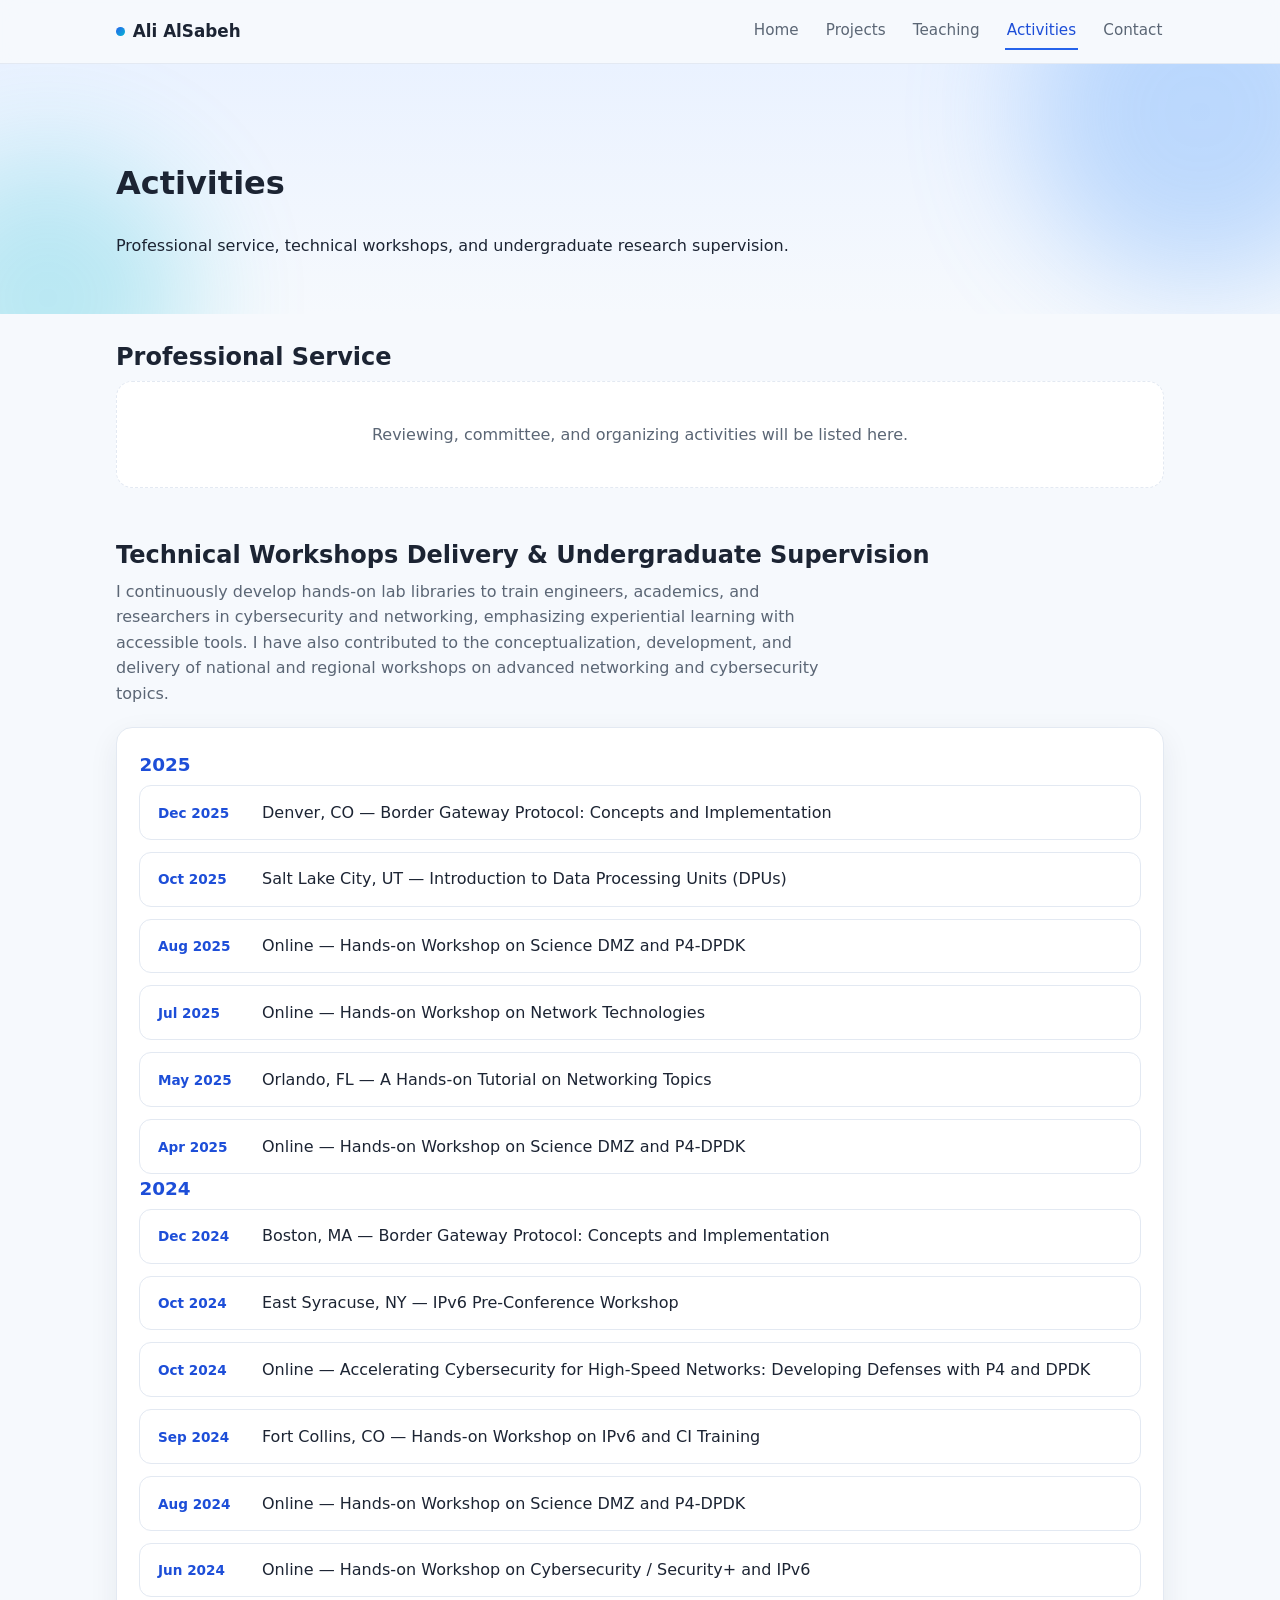
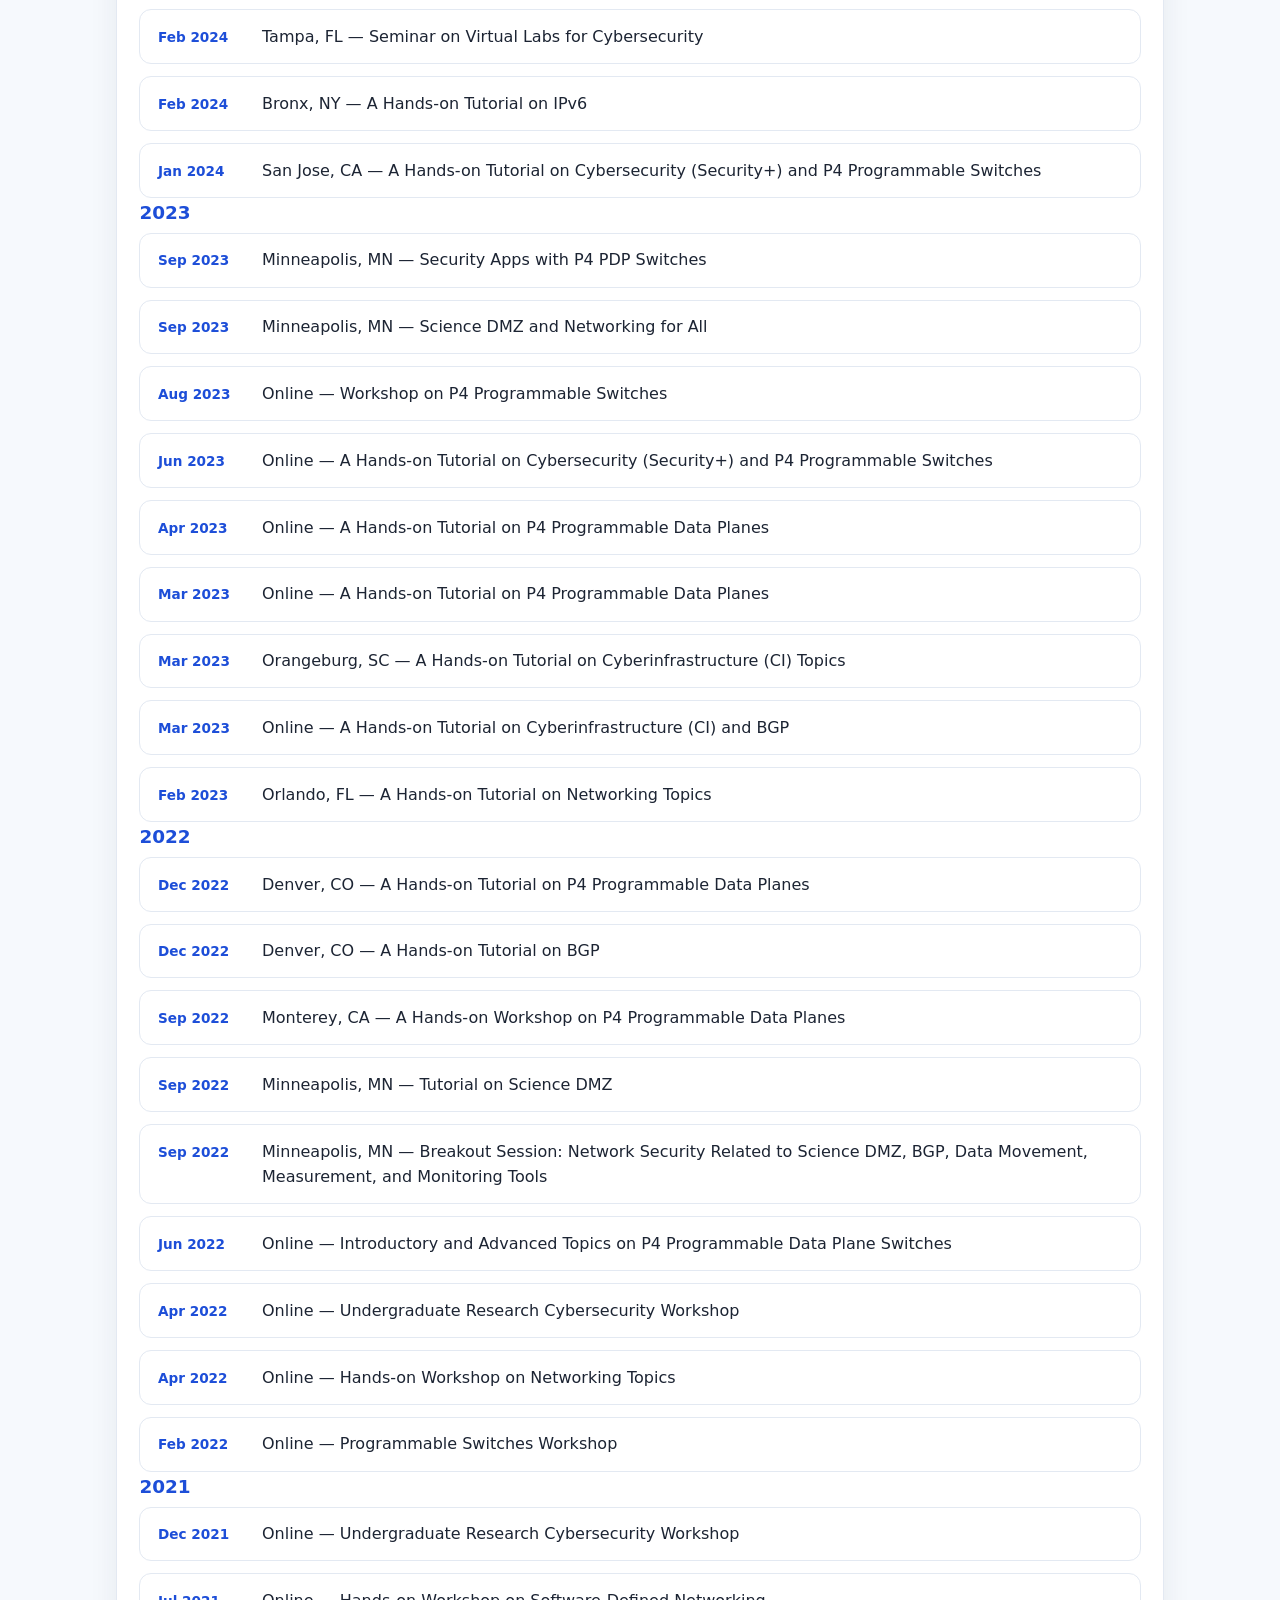
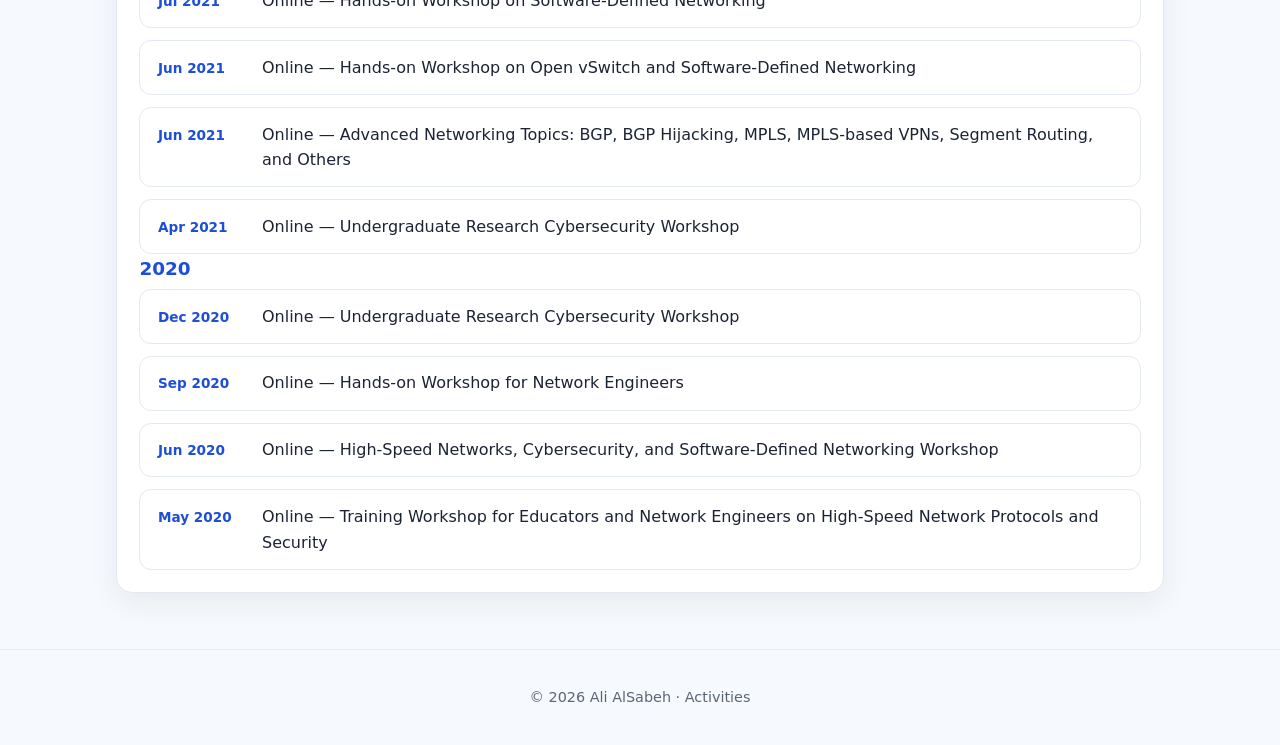
<file: activities.html>
<!DOCTYPE html>
<html lang="en">
<head>
  <meta charset="UTF-8" />
  <meta name="viewport" content="width=device-width, initial-scale=1.0" />
  <title>Activities · Ali AlSabeh</title>
  <meta name="description" content="Service, talks, and technical workshops delivered by Ali AlSabeh" />
  <link rel="stylesheet" href="assets/css/style.css" />
</head>
<body>
  <nav class="site-nav">
    <div class="container">
      <a class="brand" href="index.html"><span class="dot"></span> Ali AlSabeh</a>
      <div class="nav-links">
        <a href="index.html">Home</a>
        <a href="projects.html">Projects</a>
        <a href="teaching.html">Teaching</a>
        <a href="activities.html" class="active">Activities</a>
        <a href="index.html#contact">Contact</a>
      </div>
    </div>
  </nav>

  <header class="hero" style="padding-bottom: 2.5rem;">
    <div class="container" style="flex-direction: column; align-items: flex-start; gap:.5rem;">
      <h1 style="margin-bottom:0;">Activities</h1>
      <p class="lead">Professional service, technical workshops, and undergraduate research supervision.</p>
    </div>
  </header>

  <main class="container">
    <section style="margin-top: 1.5rem;">
      <h2>Professional Service</h2>
      <div class="empty-state">
        Reviewing, committee, and organizing activities will be listed here.
      </div>
    </section>

    <section>
      <h2>Technical Workshops Delivery &amp; Undergraduate Supervision</h2>
      <p class="section-sub">I continuously develop hands-on lab libraries to train engineers, academics, and researchers in cybersecurity and networking, emphasizing experiential learning with accessible tools. I have also contributed to the conceptualization, development, and delivery of national and regional workshops on advanced networking and cybersecurity topics.</p>
      <div class="card">

        <h3 class="pub-year">2025</h3>
        <div class="news-list">
          <div class="news-item"><span class="date">Dec 2025</span><p>Denver, CO — Border Gateway Protocol: Concepts and Implementation</p></div>
          <div class="news-item"><span class="date">Oct 2025</span><p>Salt Lake City, UT — Introduction to Data Processing Units (DPUs)</p></div>
          <div class="news-item"><span class="date">Aug 2025</span><p>Online — Hands-on Workshop on Science DMZ and P4-DPDK</p></div>
          <div class="news-item"><span class="date">Jul 2025</span><p>Online — Hands-on Workshop on Network Technologies</p></div>
          <div class="news-item"><span class="date">May 2025</span><p>Orlando, FL — A Hands-on Tutorial on Networking Topics</p></div>
          <div class="news-item"><span class="date">Apr 2025</span><p>Online — Hands-on Workshop on Science DMZ and P4-DPDK</p></div>
        </div>

        <h3 class="pub-year">2024</h3>
        <div class="news-list">
          <div class="news-item"><span class="date">Dec 2024</span><p>Boston, MA — Border Gateway Protocol: Concepts and Implementation</p></div>
          <div class="news-item"><span class="date">Oct 2024</span><p>East Syracuse, NY — IPv6 Pre-Conference Workshop</p></div>
          <div class="news-item"><span class="date">Oct 2024</span><p>Online — Accelerating Cybersecurity for High-Speed Networks: Developing Defenses with P4 and DPDK</p></div>
          <div class="news-item"><span class="date">Sep 2024</span><p>Fort Collins, CO — Hands-on Workshop on IPv6 and CI Training</p></div>
          <div class="news-item"><span class="date">Aug 2024</span><p>Online — Hands-on Workshop on Science DMZ and P4-DPDK</p></div>
          <div class="news-item"><span class="date">Jun 2024</span><p>Online — Hands-on Workshop on Cybersecurity / Security+ and IPv6</p></div>
          <div class="news-item"><span class="date">Feb 2024</span><p>Tampa, FL — Seminar on Virtual Labs for Cybersecurity</p></div>
          <div class="news-item"><span class="date">Feb 2024</span><p>Bronx, NY — A Hands-on Tutorial on IPv6</p></div>
          <div class="news-item"><span class="date">Jan 2024</span><p>San Jose, CA — A Hands-on Tutorial on Cybersecurity (Security+) and P4 Programmable Switches</p></div>
        </div>

        <h3 class="pub-year">2023</h3>
        <div class="news-list">
          <div class="news-item"><span class="date">Sep 2023</span><p>Minneapolis, MN — Security Apps with P4 PDP Switches</p></div>
          <div class="news-item"><span class="date">Sep 2023</span><p>Minneapolis, MN — Science DMZ and Networking for All</p></div>
          <div class="news-item"><span class="date">Aug 2023</span><p>Online — Workshop on P4 Programmable Switches</p></div>
          <div class="news-item"><span class="date">Jun 2023</span><p>Online — A Hands-on Tutorial on Cybersecurity (Security+) and P4 Programmable Switches</p></div>
          <div class="news-item"><span class="date">Apr 2023</span><p>Online — A Hands-on Tutorial on P4 Programmable Data Planes</p></div>
          <div class="news-item"><span class="date">Mar 2023</span><p>Online — A Hands-on Tutorial on P4 Programmable Data Planes</p></div>
          <div class="news-item"><span class="date">Mar 2023</span><p>Orangeburg, SC — A Hands-on Tutorial on Cyberinfrastructure (CI) Topics</p></div>
          <div class="news-item"><span class="date">Mar 2023</span><p>Online — A Hands-on Tutorial on Cyberinfrastructure (CI) and BGP</p></div>
          <div class="news-item"><span class="date">Feb 2023</span><p>Orlando, FL — A Hands-on Tutorial on Networking Topics</p></div>
        </div>

        <h3 class="pub-year">2022</h3>
        <div class="news-list">
          <div class="news-item"><span class="date">Dec 2022</span><p>Denver, CO — A Hands-on Tutorial on P4 Programmable Data Planes</p></div>
          <div class="news-item"><span class="date">Dec 2022</span><p>Denver, CO — A Hands-on Tutorial on BGP</p></div>
          <div class="news-item"><span class="date">Sep 2022</span><p>Monterey, CA — A Hands-on Workshop on P4 Programmable Data Planes</p></div>
          <div class="news-item"><span class="date">Sep 2022</span><p>Minneapolis, MN — Tutorial on Science DMZ</p></div>
          <div class="news-item"><span class="date">Sep 2022</span><p>Minneapolis, MN — Breakout Session: Network Security Related to Science DMZ, BGP, Data Movement, Measurement, and Monitoring Tools</p></div>
          <div class="news-item"><span class="date">Jun 2022</span><p>Online — Introductory and Advanced Topics on P4 Programmable Data Plane Switches</p></div>
          <div class="news-item"><span class="date">Apr 2022</span><p>Online — Undergraduate Research Cybersecurity Workshop</p></div>
          <div class="news-item"><span class="date">Apr 2022</span><p>Online — Hands-on Workshop on Networking Topics</p></div>
          <div class="news-item"><span class="date">Feb 2022</span><p>Online — Programmable Switches Workshop</p></div>
        </div>

        <h3 class="pub-year">2021</h3>
        <div class="news-list">
          <div class="news-item"><span class="date">Dec 2021</span><p>Online — Undergraduate Research Cybersecurity Workshop</p></div>
          <div class="news-item"><span class="date">Jul 2021</span><p>Online — Hands-on Workshop on Software-Defined Networking</p></div>
          <div class="news-item"><span class="date">Jun 2021</span><p>Online — Hands-on Workshop on Open vSwitch and Software-Defined Networking</p></div>
          <div class="news-item"><span class="date">Jun 2021</span><p>Online — Advanced Networking Topics: BGP, BGP Hijacking, MPLS, MPLS-based VPNs, Segment Routing, and Others</p></div>
          <div class="news-item"><span class="date">Apr 2021</span><p>Online — Undergraduate Research Cybersecurity Workshop</p></div>
        </div>

        <h3 class="pub-year">2020</h3>
        <div class="news-list">
          <div class="news-item"><span class="date">Dec 2020</span><p>Online — Undergraduate Research Cybersecurity Workshop</p></div>
          <div class="news-item"><span class="date">Sep 2020</span><p>Online — Hands-on Workshop for Network Engineers</p></div>
          <div class="news-item"><span class="date">Jun 2020</span><p>Online — High-Speed Networks, Cybersecurity, and Software-Defined Networking Workshop</p></div>
          <div class="news-item"><span class="date">May 2020</span><p>Online — Training Workshop for Educators and Network Engineers on High-Speed Network Protocols and Security</p></div>
        </div>

      </div>
    </section>
  </main>

  <footer>
    <div>© <span id="year"></span> Ali AlSabeh · Activities</div>
  </footer>

  <script>
    document.getElementById('year').textContent = new Date().getFullYear();
  </script>
</body>
</html>
</file>
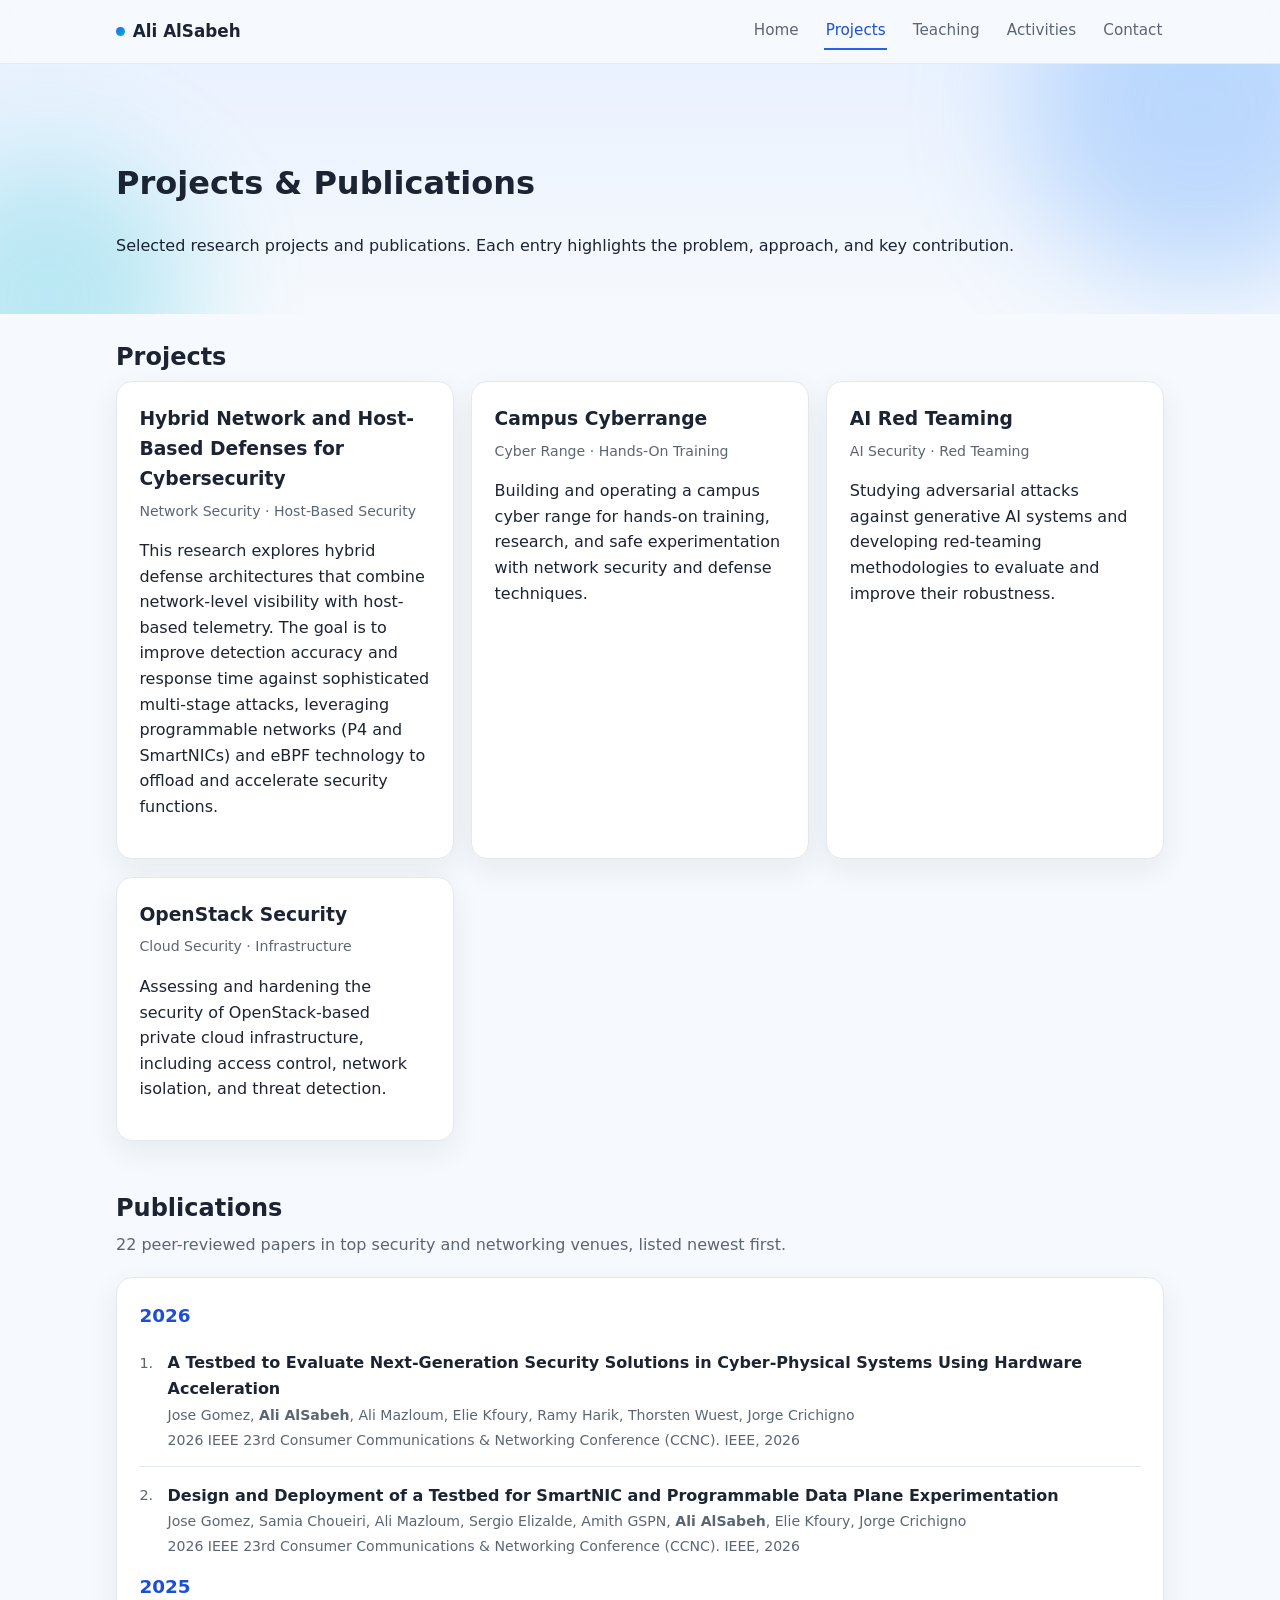
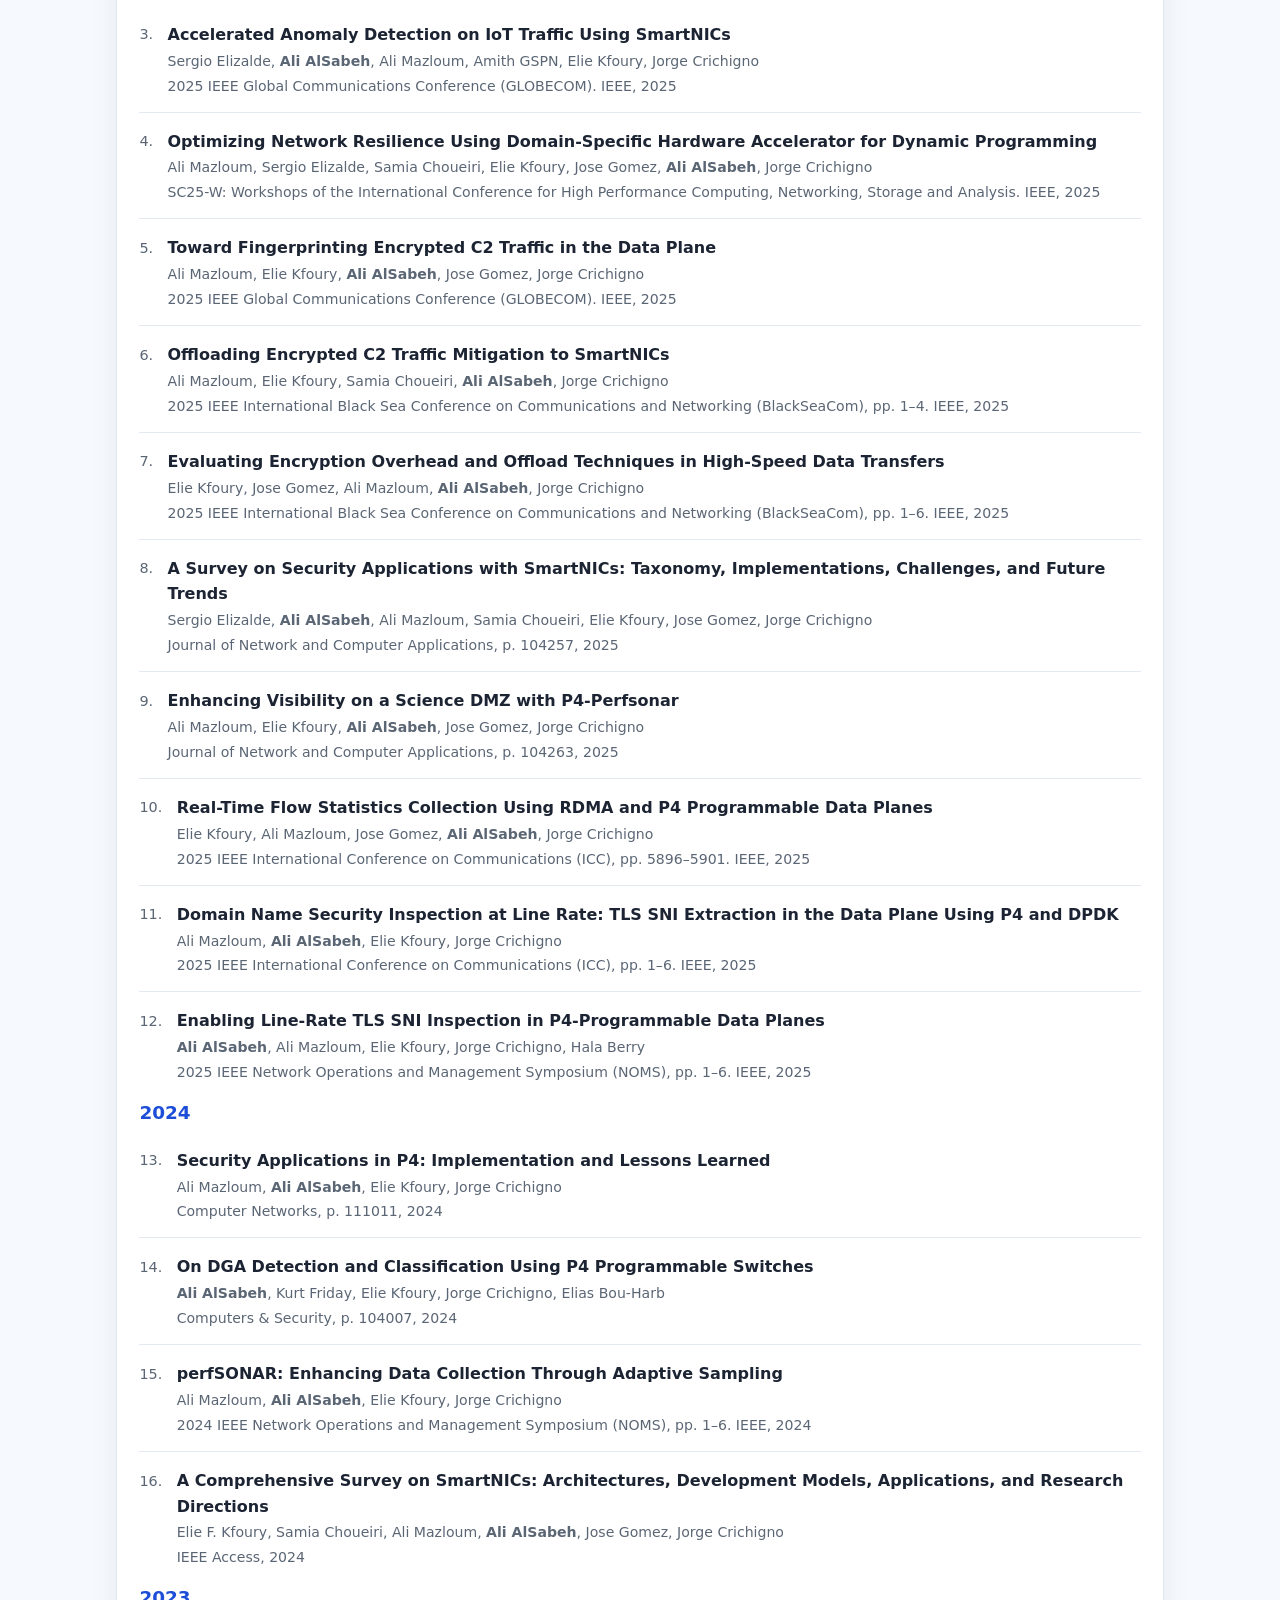
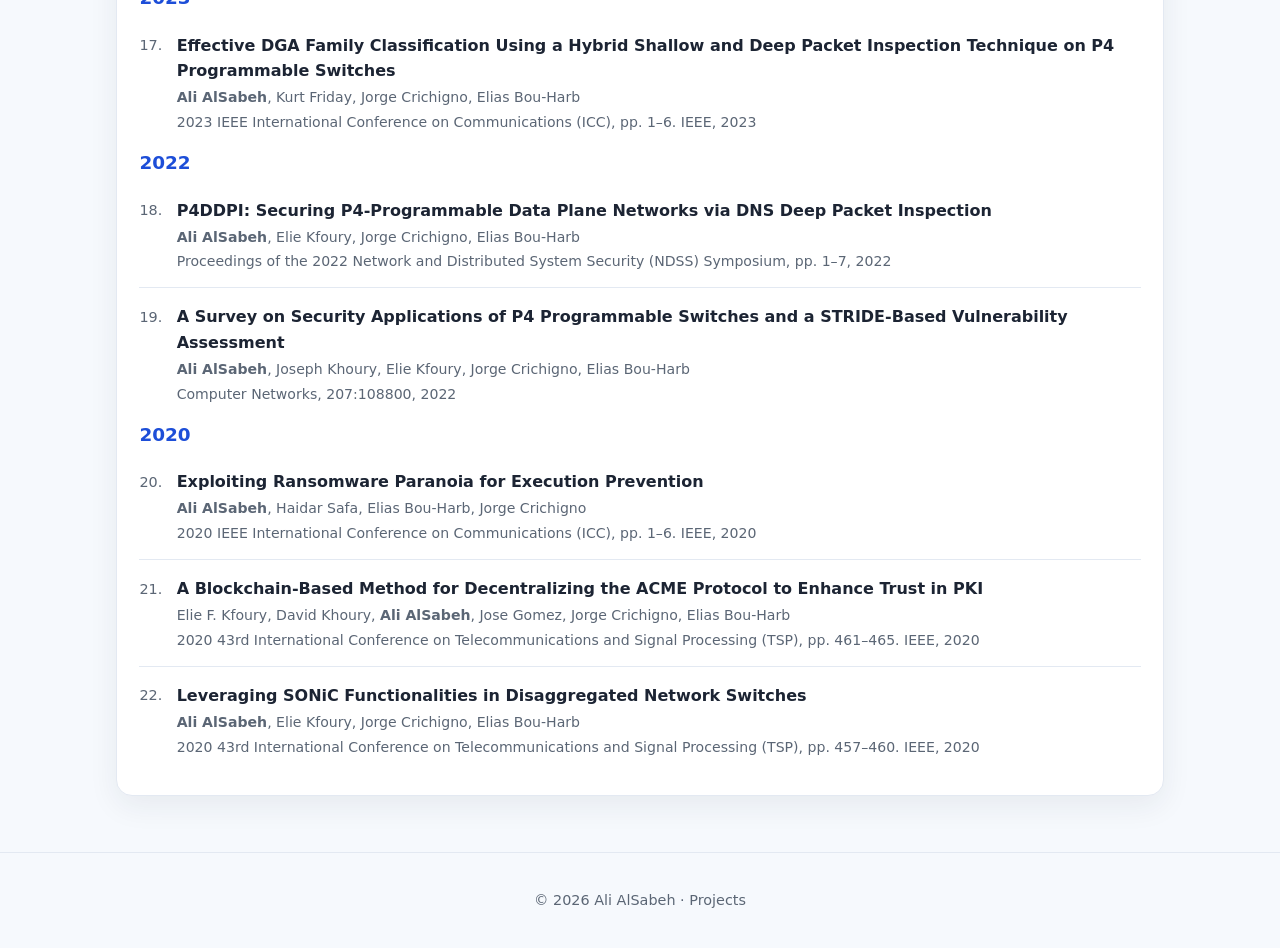
<file: projects.html>
<!DOCTYPE html>
<html lang="en">
<head>
  <meta charset="UTF-8" />
  <meta name="viewport" content="width=device-width, initial-scale=1.0" />
  <title>Projects · Ali AlSabeh</title>
  <meta name="description" content="Research projects and publications by Ali AlSabeh" />
  <link rel="stylesheet" href="assets/css/style.css" />
</head>
<body>
  <nav class="site-nav">
    <div class="container">
      <a class="brand" href="index.html"><span class="dot"></span> Ali AlSabeh</a>
      <div class="nav-links">
        <a href="index.html">Home</a>
        <a href="projects.html" class="active">Projects</a>
        <a href="teaching.html">Teaching</a>
        <a href="activities.html">Activities</a>
        <a href="index.html#contact">Contact</a>
      </div>
    </div>
  </nav>

  <header class="hero" style="padding-bottom: 2.5rem;">
    <div class="container" style="flex-direction: column; align-items: flex-start; gap:.5rem;">
      <h1 style="margin-bottom:0;">Projects &amp; Publications</h1>
      <p class="lead">Selected research projects and publications. Each entry highlights the problem, approach, and key contribution.</p>
    </div>
  </header>

  <main class="container">
    <section style="margin-top: 1.5rem;">
      <h2>Projects</h2>
      <div class="grid">
        <article class="card">
          <h3>Hybrid Network and Host-Based Defenses for Cybersecurity</h3>
          <div class="meta">Network Security · Host-Based Security</div>
          <p>This research explores hybrid defense architectures that combine network-level visibility with host-based telemetry. The goal is to improve detection accuracy and response time against sophisticated multi-stage attacks, leveraging programmable networks (P4 and SmartNICs) and eBPF technology to offload and accelerate security functions.</p>
        </article>
        <article class="card">
          <h3>Campus Cyberrange</h3>
          <div class="meta">Cyber Range · Hands-On Training</div>
          <p>Building and operating a campus cyber range for hands-on training, research, and safe experimentation with network security and defense techniques.</p>
        </article>
        <article class="card">
          <h3>AI Red Teaming</h3>
          <div class="meta">AI Security · Red Teaming</div>
          <p>Studying adversarial attacks against generative AI systems and developing red-teaming methodologies to evaluate and improve their robustness.</p>
        </article>
        <article class="card">
          <h3>OpenStack Security</h3>
          <div class="meta">Cloud Security · Infrastructure</div>
          <p>Assessing and hardening the security of OpenStack-based private cloud infrastructure, including access control, network isolation, and threat detection.</p>
        </article>
      </div>
    </section>

    <section id="publications">
      <h2>Publications</h2>
      <p class="section-sub">22 peer-reviewed papers in top security and networking venues, listed newest first.</p>
      <div class="card">

        <h3 class="pub-year">2026</h3>
        <ol class="pub-list" start="1">
          <li class="pub-item"><span class="pub-num">1.</span><div class="pub-body">
            <p class="pub-title">A Testbed to Evaluate Next-Generation Security Solutions in Cyber-Physical Systems Using Hardware Acceleration</p>
            <p class="pub-meta">Jose Gomez, <strong>Ali AlSabeh</strong>, Ali Mazloum, Elie Kfoury, Ramy Harik, Thorsten Wuest, Jorge Crichigno</p>
            <p class="pub-meta">2026 IEEE 23rd Consumer Communications &amp; Networking Conference (CCNC). IEEE, 2026</p>
          </div></li>
          <li class="pub-item"><span class="pub-num">2.</span><div class="pub-body">
            <p class="pub-title">Design and Deployment of a Testbed for SmartNIC and Programmable Data Plane Experimentation</p>
            <p class="pub-meta">Jose Gomez, Samia Choueiri, Ali Mazloum, Sergio Elizalde, Amith GSPN, <strong>Ali AlSabeh</strong>, Elie Kfoury, Jorge Crichigno</p>
            <p class="pub-meta">2026 IEEE 23rd Consumer Communications &amp; Networking Conference (CCNC). IEEE, 2026</p>
          </div></li>
        </ol>

        <h3 class="pub-year">2025</h3>
        <ol class="pub-list" start="3">
          <li class="pub-item"><span class="pub-num">3.</span><div class="pub-body">
            <p class="pub-title">Accelerated Anomaly Detection on IoT Traffic Using SmartNICs</p>
            <p class="pub-meta">Sergio Elizalde, <strong>Ali AlSabeh</strong>, Ali Mazloum, Amith GSPN, Elie Kfoury, Jorge Crichigno</p>
            <p class="pub-meta">2025 IEEE Global Communications Conference (GLOBECOM). IEEE, 2025</p>
          </div></li>
          <li class="pub-item"><span class="pub-num">4.</span><div class="pub-body">
            <p class="pub-title">Optimizing Network Resilience Using Domain-Specific Hardware Accelerator for Dynamic Programming</p>
            <p class="pub-meta">Ali Mazloum, Sergio Elizalde, Samia Choueiri, Elie Kfoury, Jose Gomez, <strong>Ali AlSabeh</strong>, Jorge Crichigno</p>
            <p class="pub-meta">SC25-W: Workshops of the International Conference for High Performance Computing, Networking, Storage and Analysis. IEEE, 2025</p>
          </div></li>
          <li class="pub-item"><span class="pub-num">5.</span><div class="pub-body">
            <p class="pub-title">Toward Fingerprinting Encrypted C2 Traffic in the Data Plane</p>
            <p class="pub-meta">Ali Mazloum, Elie Kfoury, <strong>Ali AlSabeh</strong>, Jose Gomez, Jorge Crichigno</p>
            <p class="pub-meta">2025 IEEE Global Communications Conference (GLOBECOM). IEEE, 2025</p>
          </div></li>
          <li class="pub-item"><span class="pub-num">6.</span><div class="pub-body">
            <p class="pub-title">Offloading Encrypted C2 Traffic Mitigation to SmartNICs</p>
            <p class="pub-meta">Ali Mazloum, Elie Kfoury, Samia Choueiri, <strong>Ali AlSabeh</strong>, Jorge Crichigno</p>
            <p class="pub-meta">2025 IEEE International Black Sea Conference on Communications and Networking (BlackSeaCom), pp. 1–4. IEEE, 2025</p>
          </div></li>
          <li class="pub-item"><span class="pub-num">7.</span><div class="pub-body">
            <p class="pub-title">Evaluating Encryption Overhead and Offload Techniques in High-Speed Data Transfers</p>
            <p class="pub-meta">Elie Kfoury, Jose Gomez, Ali Mazloum, <strong>Ali AlSabeh</strong>, Jorge Crichigno</p>
            <p class="pub-meta">2025 IEEE International Black Sea Conference on Communications and Networking (BlackSeaCom), pp. 1–6. IEEE, 2025</p>
          </div></li>
          <li class="pub-item"><span class="pub-num">8.</span><div class="pub-body">
            <p class="pub-title">A Survey on Security Applications with SmartNICs: Taxonomy, Implementations, Challenges, and Future Trends</p>
            <p class="pub-meta">Sergio Elizalde, <strong>Ali AlSabeh</strong>, Ali Mazloum, Samia Choueiri, Elie Kfoury, Jose Gomez, Jorge Crichigno</p>
            <p class="pub-meta">Journal of Network and Computer Applications, p. 104257, 2025</p>
          </div></li>
          <li class="pub-item"><span class="pub-num">9.</span><div class="pub-body">
            <p class="pub-title">Enhancing Visibility on a Science DMZ with P4-Perfsonar</p>
            <p class="pub-meta">Ali Mazloum, Elie Kfoury, <strong>Ali AlSabeh</strong>, Jose Gomez, Jorge Crichigno</p>
            <p class="pub-meta">Journal of Network and Computer Applications, p. 104263, 2025</p>
          </div></li>
          <li class="pub-item"><span class="pub-num">10.</span><div class="pub-body">
            <p class="pub-title">Real-Time Flow Statistics Collection Using RDMA and P4 Programmable Data Planes</p>
            <p class="pub-meta">Elie Kfoury, Ali Mazloum, Jose Gomez, <strong>Ali AlSabeh</strong>, Jorge Crichigno</p>
            <p class="pub-meta">2025 IEEE International Conference on Communications (ICC), pp. 5896–5901. IEEE, 2025</p>
          </div></li>
          <li class="pub-item"><span class="pub-num">11.</span><div class="pub-body">
            <p class="pub-title">Domain Name Security Inspection at Line Rate: TLS SNI Extraction in the Data Plane Using P4 and DPDK</p>
            <p class="pub-meta">Ali Mazloum, <strong>Ali AlSabeh</strong>, Elie Kfoury, Jorge Crichigno</p>
            <p class="pub-meta">2025 IEEE International Conference on Communications (ICC), pp. 1–6. IEEE, 2025</p>
          </div></li>
          <li class="pub-item"><span class="pub-num">12.</span><div class="pub-body">
            <p class="pub-title">Enabling Line-Rate TLS SNI Inspection in P4-Programmable Data Planes</p>
            <p class="pub-meta"><strong>Ali AlSabeh</strong>, Ali Mazloum, Elie Kfoury, Jorge Crichigno, Hala Berry</p>
            <p class="pub-meta">2025 IEEE Network Operations and Management Symposium (NOMS), pp. 1–6. IEEE, 2025</p>
          </div></li>
        </ol>

        <h3 class="pub-year">2024</h3>
        <ol class="pub-list" start="13">
          <li class="pub-item"><span class="pub-num">13.</span><div class="pub-body">
            <p class="pub-title">Security Applications in P4: Implementation and Lessons Learned</p>
            <p class="pub-meta">Ali Mazloum, <strong>Ali AlSabeh</strong>, Elie Kfoury, Jorge Crichigno</p>
            <p class="pub-meta">Computer Networks, p. 111011, 2024</p>
          </div></li>
          <li class="pub-item"><span class="pub-num">14.</span><div class="pub-body">
            <p class="pub-title">On DGA Detection and Classification Using P4 Programmable Switches</p>
            <p class="pub-meta"><strong>Ali AlSabeh</strong>, Kurt Friday, Elie Kfoury, Jorge Crichigno, Elias Bou-Harb</p>
            <p class="pub-meta">Computers &amp; Security, p. 104007, 2024</p>
          </div></li>
          <li class="pub-item"><span class="pub-num">15.</span><div class="pub-body">
            <p class="pub-title">perfSONAR: Enhancing Data Collection Through Adaptive Sampling</p>
            <p class="pub-meta">Ali Mazloum, <strong>Ali AlSabeh</strong>, Elie Kfoury, Jorge Crichigno</p>
            <p class="pub-meta">2024 IEEE Network Operations and Management Symposium (NOMS), pp. 1–6. IEEE, 2024</p>
          </div></li>
          <li class="pub-item"><span class="pub-num">16.</span><div class="pub-body">
            <p class="pub-title">A Comprehensive Survey on SmartNICs: Architectures, Development Models, Applications, and Research Directions</p>
            <p class="pub-meta">Elie F. Kfoury, Samia Choueiri, Ali Mazloum, <strong>Ali AlSabeh</strong>, Jose Gomez, Jorge Crichigno</p>
            <p class="pub-meta">IEEE Access, 2024</p>
          </div></li>
        </ol>

        <h3 class="pub-year">2023</h3>
        <ol class="pub-list" start="17">
          <li class="pub-item"><span class="pub-num">17.</span><div class="pub-body">
            <p class="pub-title">Effective DGA Family Classification Using a Hybrid Shallow and Deep Packet Inspection Technique on P4 Programmable Switches</p>
            <p class="pub-meta"><strong>Ali AlSabeh</strong>, Kurt Friday, Jorge Crichigno, Elias Bou-Harb</p>
            <p class="pub-meta">2023 IEEE International Conference on Communications (ICC), pp. 1–6. IEEE, 2023</p>
          </div></li>
        </ol>

        <h3 class="pub-year">2022</h3>
        <ol class="pub-list" start="18">
          <li class="pub-item"><span class="pub-num">18.</span><div class="pub-body">
            <p class="pub-title">P4DDPI: Securing P4-Programmable Data Plane Networks via DNS Deep Packet Inspection</p>
            <p class="pub-meta"><strong>Ali AlSabeh</strong>, Elie Kfoury, Jorge Crichigno, Elias Bou-Harb</p>
            <p class="pub-meta">Proceedings of the 2022 Network and Distributed System Security (NDSS) Symposium, pp. 1–7, 2022</p>
          </div></li>
          <li class="pub-item"><span class="pub-num">19.</span><div class="pub-body">
            <p class="pub-title">A Survey on Security Applications of P4 Programmable Switches and a STRIDE-Based Vulnerability Assessment</p>
            <p class="pub-meta"><strong>Ali AlSabeh</strong>, Joseph Khoury, Elie Kfoury, Jorge Crichigno, Elias Bou-Harb</p>
            <p class="pub-meta">Computer Networks, 207:108800, 2022</p>
          </div></li>
        </ol>

        <h3 class="pub-year">2020</h3>
        <ol class="pub-list" start="20">
          <li class="pub-item"><span class="pub-num">20.</span><div class="pub-body">
            <p class="pub-title">Exploiting Ransomware Paranoia for Execution Prevention</p>
            <p class="pub-meta"><strong>Ali AlSabeh</strong>, Haidar Safa, Elias Bou-Harb, Jorge Crichigno</p>
            <p class="pub-meta">2020 IEEE International Conference on Communications (ICC), pp. 1–6. IEEE, 2020</p>
          </div></li>
          <li class="pub-item"><span class="pub-num">21.</span><div class="pub-body">
            <p class="pub-title">A Blockchain-Based Method for Decentralizing the ACME Protocol to Enhance Trust in PKI</p>
            <p class="pub-meta">Elie F. Kfoury, David Khoury, <strong>Ali AlSabeh</strong>, Jose Gomez, Jorge Crichigno, Elias Bou-Harb</p>
            <p class="pub-meta">2020 43rd International Conference on Telecommunications and Signal Processing (TSP), pp. 461–465. IEEE, 2020</p>
          </div></li>
          <li class="pub-item"><span class="pub-num">22.</span><div class="pub-body">
            <p class="pub-title">Leveraging SONiC Functionalities in Disaggregated Network Switches</p>
            <p class="pub-meta"><strong>Ali AlSabeh</strong>, Elie Kfoury, Jorge Crichigno, Elias Bou-Harb</p>
            <p class="pub-meta">2020 43rd International Conference on Telecommunications and Signal Processing (TSP), pp. 457–460. IEEE, 2020</p>
          </div></li>
        </ol>

      </div>
    </section>
  </main>

  <footer>
    <div>© <span id="year"></span> Ali AlSabeh · Projects</div>
  </footer>

  <script>
    document.getElementById('year').textContent = new Date().getFullYear();
  </script>
</body>
</html>
</file>
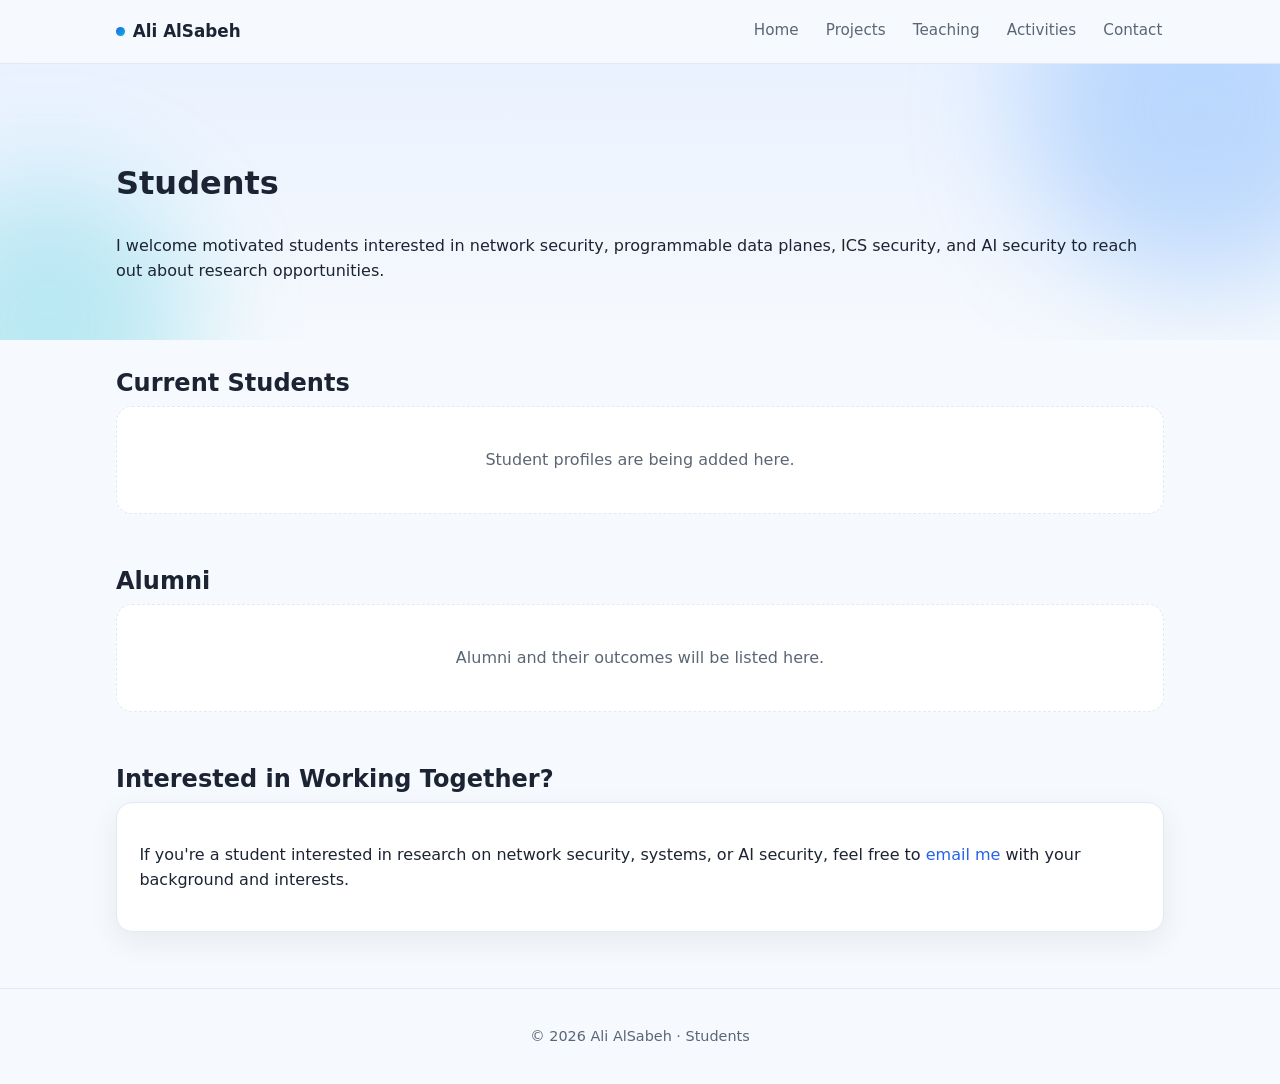
<file: students.html>
<!DOCTYPE html>
<html lang="en">
<head>
  <meta charset="UTF-8" />
  <meta name="viewport" content="width=device-width, initial-scale=1.0" />
  <title>Students · Ali AlSabeh</title>
  <meta name="description" content="Student mentoring and research opportunities with Ali AlSabeh" />
  <link rel="stylesheet" href="assets/css/style.css" />
</head>
<body>
  <nav class="site-nav">
    <div class="container">
      <a class="brand" href="index.html"><span class="dot"></span> Ali AlSabeh</a>
      <div class="nav-links">
        <a href="index.html">Home</a>
        <a href="projects.html">Projects</a>
        <a href="teaching.html">Teaching</a>
        <a href="activities.html">Activities</a>
        <a href="index.html#contact">Contact</a>
      </div>
    </div>
  </nav>

  <header class="hero" style="padding-bottom: 2.5rem;">
    <div class="container" style="flex-direction: column; align-items: flex-start; gap:.5rem;">
      <h1 style="margin-bottom:0;">Students</h1>
      <p class="lead">I welcome motivated students interested in network security, programmable data planes, ICS security, and AI security to reach out about research opportunities.</p>
    </div>
  </header>

  <main class="container">
    <section style="margin-top: 1.5rem;">
      <h2>Current Students</h2>
      <div class="empty-state">
        Student profiles are being added here.
      </div>
    </section>

    <section>
      <h2>Alumni</h2>
      <div class="empty-state">
        Alumni and their outcomes will be listed here.
      </div>
    </section>

    <section>
      <h2>Interested in Working Together?</h2>
      <div class="card">
        <p>If you're a student interested in research on network security, systems, or AI security, feel free to <a class="js-email" href="index.html#contact">email me</a> with your background and interests.</p>
      </div>
    </section>
  </main>

  <footer>
    <div>© <span id="year"></span> Ali AlSabeh · Students</div>
  </footer>

  <script>
    document.getElementById('year').textContent = new Date().getFullYear();
  </script>
  <script src="email.js"></script>
</body>
</html>
</file>
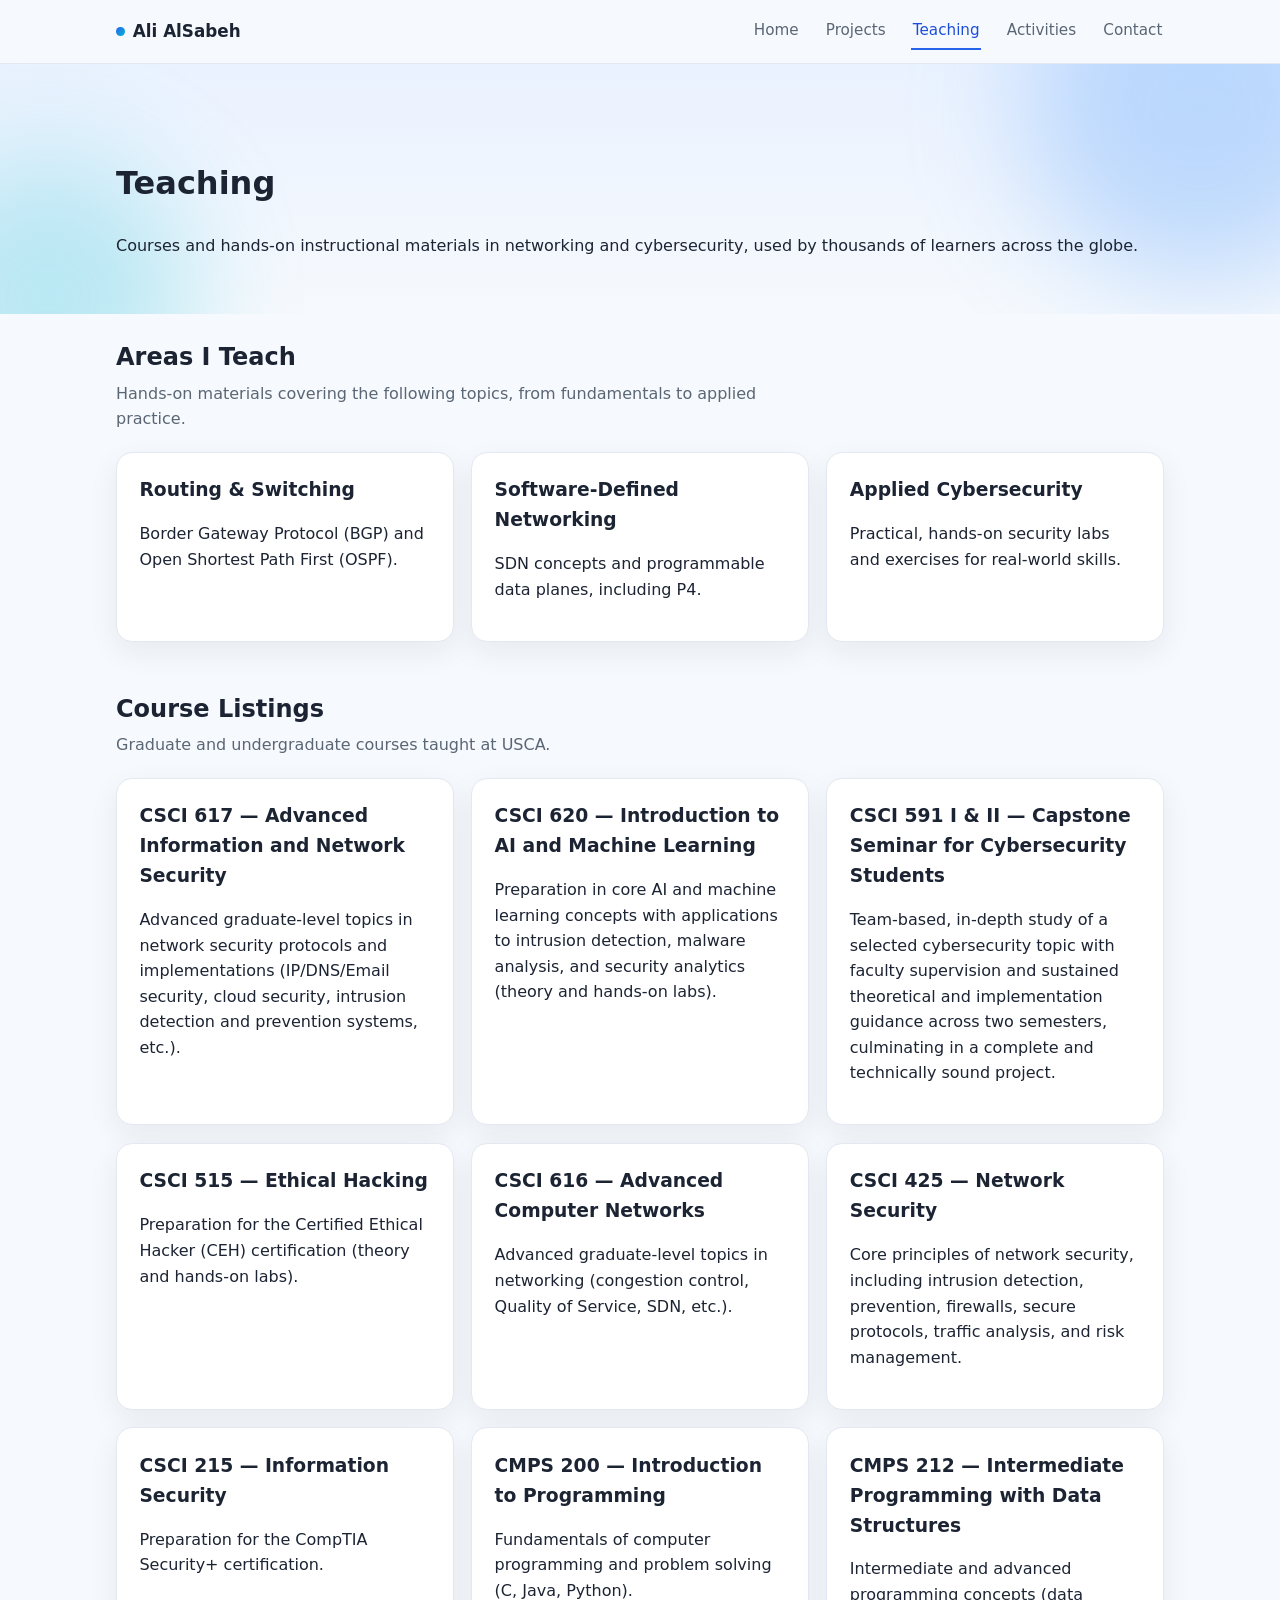
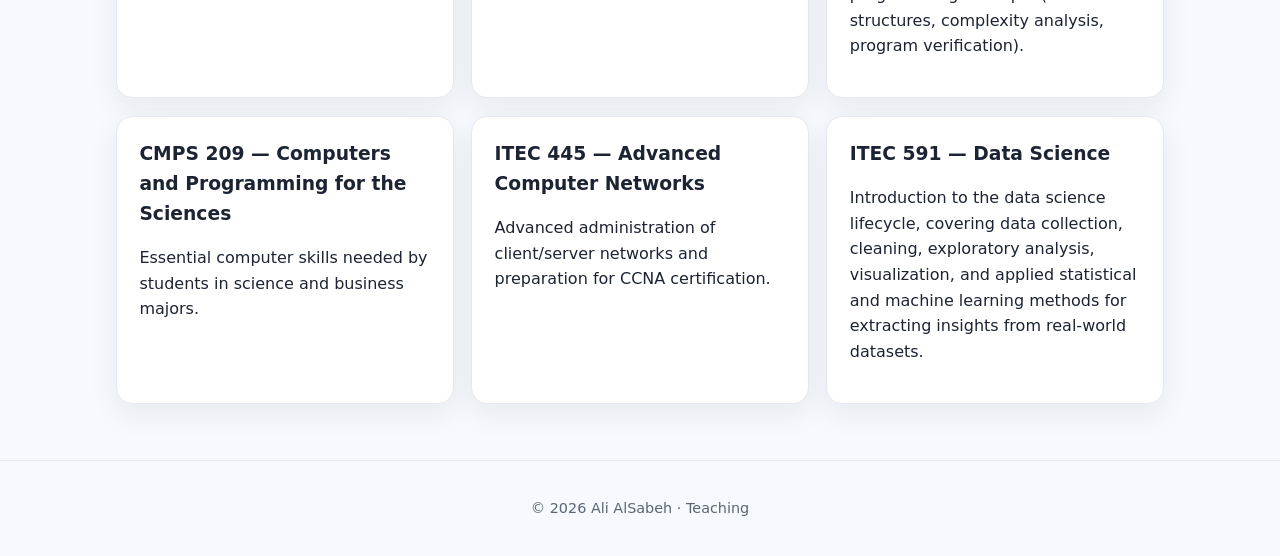
<file: teaching.html>
<!DOCTYPE html>
<html lang="en">
<head>
  <meta charset="UTF-8" />
  <meta name="viewport" content="width=device-width, initial-scale=1.0" />
  <title>Teaching · Ali AlSabeh</title>
  <meta name="description" content="Teaching and instructional materials by Ali AlSabeh" />
  <link rel="stylesheet" href="assets/css/style.css" />
</head>
<body>
  <nav class="site-nav">
    <div class="container">
      <a class="brand" href="index.html"><span class="dot"></span> Ali AlSabeh</a>
      <div class="nav-links">
        <a href="index.html">Home</a>
        <a href="projects.html">Projects</a>
        <a href="teaching.html" class="active">Teaching</a>
        <a href="activities.html">Activities</a>
        <a href="index.html#contact">Contact</a>
      </div>
    </div>
  </nav>

  <header class="hero" style="padding-bottom: 2.5rem;">
    <div class="container" style="flex-direction: column; align-items: flex-start; gap:.5rem;">
      <h1 style="margin-bottom:0;">Teaching</h1>
      <p class="lead">Courses and hands-on instructional materials in networking and cybersecurity, used by thousands of learners across the globe.</p>
    </div>
  </header>

  <main class="container">
    <section style="margin-top: 1.5rem;">
      <h2>Areas I Teach</h2>
      <p class="section-sub">Hands-on materials covering the following topics, from fundamentals to applied practice.</p>
      <div class="grid">
        <article class="card">
          <h3>Routing &amp; Switching</h3>
          <p>Border Gateway Protocol (BGP) and Open Shortest Path First (OSPF).</p>
        </article>
        <article class="card">
          <h3>Software-Defined Networking</h3>
          <p>SDN concepts and programmable data planes, including P4.</p>
        </article>
        <article class="card">
          <h3>Applied Cybersecurity</h3>
          <p>Practical, hands-on security labs and exercises for real-world skills.</p>
        </article>
      </div>
    </section>

    <section>
      <h2>Course Listings</h2>
      <p class="section-sub">Graduate and undergraduate courses taught at USCA.</p>
      <div class="grid">
        <article class="card">
          <h3>CSCI 617 — Advanced Information and Network Security</h3>
          <p>Advanced graduate-level topics in network security protocols and implementations (IP/DNS/Email security, cloud security, intrusion detection and prevention systems, etc.).</p>
        </article>
        <article class="card">
          <h3>CSCI 620 — Introduction to AI and Machine Learning</h3>
          <p>Preparation in core AI and machine learning concepts with applications to intrusion detection, malware analysis, and security analytics (theory and hands-on labs).</p>
        </article>
        <article class="card">
          <h3>CSCI 591 I &amp; II — Capstone Seminar for Cybersecurity Students</h3>
          <p>Team-based, in-depth study of a selected cybersecurity topic with faculty supervision and sustained theoretical and implementation guidance across two semesters, culminating in a complete and technically sound project.</p>
        </article>
        <article class="card">
          <h3>CSCI 515 — Ethical Hacking</h3>
          <p>Preparation for the Certified Ethical Hacker (CEH) certification (theory and hands-on labs).</p>
        </article>
        <article class="card">
          <h3>CSCI 616 — Advanced Computer Networks</h3>
          <p>Advanced graduate-level topics in networking (congestion control, Quality of Service, SDN, etc.).</p>
        </article>
        <article class="card">
          <h3>CSCI 425 — Network Security</h3>
          <p>Core principles of network security, including intrusion detection, prevention, firewalls, secure protocols, traffic analysis, and risk management.</p>
        </article>
        <article class="card">
          <h3>CSCI 215 — Information Security</h3>
          <p>Preparation for the CompTIA Security+ certification.</p>
        </article>
        <article class="card">
          <h3>CMPS 200 — Introduction to Programming</h3>
          <p>Fundamentals of computer programming and problem solving (C, Java, Python).</p>
        </article>
        <article class="card">
          <h3>CMPS 212 — Intermediate Programming with Data Structures</h3>
          <p>Intermediate and advanced programming concepts (data structures, complexity analysis, program verification).</p>
        </article>
        <article class="card">
          <h3>CMPS 209 — Computers and Programming for the Sciences</h3>
          <p>Essential computer skills needed by students in science and business majors.</p>
        </article>
        <article class="card">
          <h3>ITEC 445 — Advanced Computer Networks</h3>
          <p>Advanced administration of client/server networks and preparation for CCNA certification.</p>
        </article>
        <article class="card">
          <h3>ITEC 591 — Data Science</h3>
          <p>Introduction to the data science lifecycle, covering data collection, cleaning, exploratory analysis, visualization, and applied statistical and machine learning methods for extracting insights from real-world datasets.</p>
        </article>
      </div>
    </section>
  </main>

  <footer>
    <div>© <span id="year"></span> Ali AlSabeh · Teaching</div>
  </footer>

  <script>
    document.getElementById('year').textContent = new Date().getFullYear();
  </script>
</body>
</html>
</file>
<file: assets/css/style.css>
/* Ali AlSabeh — shared site styles */

:root {
  --bg: #f6f9fd;
  --bg-soft: #eaf2ff;
  --surface: #ffffff;
  --text: #1c2433;
  --muted: #5b6675;
  --border: #e3e9f2;

  --blue: #2563eb;
  --blue-dark: #1d4ed8;
  --blue-light: #60a5fa;
  --cyan: #06b6d4;
  --violet: #7c3aed;
  --amber: #f59e0b;
  --rose: #f43f5e;

  --radius: 1rem;
  --shadow: 0 10px 30px rgba(30, 41, 59, .07);
  --shadow-hover: 0 18px 40px rgba(37, 99, 235, .18);
}

* { box-sizing: border-box; }

html { scroll-behavior: smooth; }

body {
  margin: 0;
  font-family: system-ui, -apple-system, "Segoe UI", Roboto, Ubuntu, Cantarell,
    "Helvetica Neue", Arial, "Noto Sans", sans-serif;
  background: var(--bg);
  color: var(--text);
  line-height: 1.6;
}

a { color: var(--blue); text-decoration: none; }
a:hover { color: var(--blue-dark); text-decoration: underline; }

img { max-width: 100%; display: block; }

.container { max-width: 68rem; margin: 0 auto; padding: 0 1.25rem; }

/* ---------- Nav ---------- */
.site-nav {
  position: sticky; top: 0; z-index: 50;
  background: rgba(246, 249, 253, .82);
  backdrop-filter: blur(10px);
  -webkit-backdrop-filter: blur(10px);
  border-bottom: 1px solid var(--border);
}
.site-nav .container {
  display: flex; align-items: center; justify-content: space-between;
  padding-top: .85rem; padding-bottom: .85rem;
  gap: 1rem; flex-wrap: wrap;
}
.brand {
  font-weight: 700; font-size: 1.05rem; color: var(--text);
  display: flex; align-items: center; gap: .5rem;
}
.brand:hover { text-decoration: none; color: var(--blue-dark); }
.brand .dot { width: .55rem; height: .55rem; border-radius: 50%; background: linear-gradient(135deg, var(--blue), var(--cyan)); }
.nav-links { display: flex; gap: 1.5rem; flex-wrap: wrap; }
.nav-links a {
  color: var(--muted); font-weight: 500; font-size: .95rem;
  padding: .3rem .1rem; border-bottom: 2px solid transparent;
  transition: color .15s, border-color .15s;
}
.nav-links a:hover { color: var(--blue-dark); text-decoration: none; }
.nav-links a.active { color: var(--blue-dark); border-color: var(--blue); }

/* ---------- Hero ---------- */
.hero {
  position: relative;
  overflow: hidden;
  padding: 4.5rem 1rem 3.5rem;
  background: linear-gradient(180deg, var(--bg-soft) 0%, var(--bg) 100%);
}
.hero::before, .hero::after {
  content: ""; position: absolute; border-radius: 50%;
  filter: blur(60px); opacity: .35; z-index: 0;
}
.hero::before {
  width: 22rem; height: 22rem; background: var(--blue-light);
  top: -8rem; right: -6rem;
}
.hero::after {
  width: 18rem; height: 18rem; background: var(--cyan);
  bottom: -8rem; left: -6rem; opacity: .25;
}
.hero .container {
  position: relative; z-index: 1;
  display: flex; align-items: center; gap: 2.5rem; flex-wrap: wrap;
}
.hero-photo {
  flex: 0 0 auto;
  width: 11rem; height: 11rem; border-radius: 50%;
  padding: 5px;
  background: linear-gradient(135deg, var(--blue), var(--cyan));
  box-shadow: var(--shadow-hover);
}
.hero-photo img {
  width: 100%; height: 100%; border-radius: 50%; object-fit: cover;
  border: 3px solid var(--surface);
}
.hero-text { flex: 1 1 24rem; min-width: 0; }
.hero-text h1 { font-size: clamp(2rem, 4.5vw, 2.75rem); margin: 0 0 .35rem; letter-spacing: -.02em; }
.hero-text .subtitle { color: var(--blue-dark); font-weight: 600; margin: 0 0 .6rem; }
.hero-text p.lead { color: var(--muted); max-width: 40rem; margin: 0 0 1.1rem; }

.tags { display: flex; flex-wrap: wrap; gap: .5rem; margin: 0 0 1.25rem; }
.tag {
  display: inline-block; font-size: .8rem; font-weight: 600;
  padding: .3rem .7rem; border-radius: 999px;
  background: var(--tag-bg, #eef2ff); color: var(--tag-color, var(--blue-dark));
}
.tag.c1 { --tag-bg: #e0edff; --tag-color: #1d4ed8; }
.tag.c2 { --tag-bg: #e0fbff; --tag-color: #0e7490; }
.tag.c3 { --tag-bg: #f2e8ff; --tag-color: #6d28d9; }
.tag.c4 { --tag-bg: #fff3da; --tag-color: #b45309; }
.tag.c5 { --tag-bg: #ffe4e9; --tag-color: #be123c; }

.btn-row { display: flex; flex-wrap: wrap; gap: .75rem; }
.btn {
  display: inline-flex; align-items: center; gap: .45rem;
  padding: .6rem 1.15rem; border-radius: 999px; font-weight: 600; font-size: .92rem;
  border: 1px solid transparent; transition: transform .15s, box-shadow .15s, background .15s;
}
.btn:hover { text-decoration: none; transform: translateY(-2px); }
.btn-primary {
  background: linear-gradient(135deg, var(--blue), var(--cyan)); color: #fff;
  box-shadow: 0 8px 20px rgba(37,99,235,.28);
}
.btn-primary:hover { box-shadow: 0 12px 28px rgba(37,99,235,.38); color: #fff; }
.btn-outline {
  background: var(--surface); color: var(--text); border-color: var(--border);
}
.btn-outline:hover { border-color: var(--blue); color: var(--blue-dark); }

/* ---------- Sections ---------- */
main { padding-bottom: 2rem; }
section { margin-top: 3rem; }
section > h2 {
  font-size: 1.5rem; margin-bottom: .25rem;
}
.section-sub { color: var(--muted); margin: 0 0 1.25rem; max-width: 44rem; }

.grid { display: grid; grid-template-columns: repeat(auto-fit, minmax(260px, 1fr)); gap: 1.1rem; }

.card {
  background: var(--surface);
  border: 1px solid var(--border);
  border-radius: var(--radius);
  padding: 1.4rem;
  box-shadow: var(--shadow);
  transition: transform .18s, box-shadow .18s, border-color .18s;
}
.card:hover { transform: translateY(-4px); box-shadow: var(--shadow-hover); border-color: #cfe0ff; }
.card h3 { margin-top: 0; margin-bottom: .35rem; }
.card .meta { color: var(--muted); font-size: .88rem; margin-bottom: .6rem; }

.card-link { display: block; }
.card-link:hover { text-decoration: none; }

/* News / highlights strip */
.news-list { display: flex; flex-direction: column; gap: .75rem; }
.news-item {
  display: flex; gap: 1rem; align-items: baseline;
  background: var(--surface); border: 1px solid var(--border); border-radius: .75rem;
  padding: .85rem 1.1rem;
}
.news-item .date {
  flex: 0 0 auto; font-weight: 700; color: var(--blue-dark); font-size: .85rem;
  min-width: 5.5rem;
}
.news-item p { margin: 0; color: var(--text); }

/* Contact icons row */
.contact-list { display: flex; flex-direction: column; gap: .6rem; }
.contact-list a, .contact-list span { display: flex; align-items: center; gap: .6rem; }
.icon { width: 1.15rem; height: 1.15rem; flex: none; color: var(--blue); }

/* Publications */
.pub-year { font-size: 1.15rem; color: var(--blue-dark); margin: 1.75rem 0 .75rem; }
.pub-year:first-child { margin-top: 0; }
.pub-list { list-style: none; margin: 0; padding: 0; display: flex; flex-direction: column; gap: .1rem; }
.pub-item {
  padding: .9rem 0; border-bottom: 1px solid var(--border);
  display: flex; gap: .9rem;
}
.pub-item:last-child { border-bottom: none; }
.pub-num { flex: 0 0 auto; color: var(--muted); font-variant-numeric: tabular-nums; font-size: .9rem; padding-top: .1rem; }
.pub-body p { margin: 0; }
.pub-title { color: var(--text); font-weight: 600; }
.pub-meta { color: var(--muted); font-size: .88rem; margin-top: .15rem !important; }

/* Empty state placeholder for pages awaiting content */
.empty-state {
  text-align: center; color: var(--muted);
  padding: 2.5rem 1.5rem; border: 1px dashed var(--border); border-radius: var(--radius);
  background: var(--surface);
}

footer {
  border-top: 1px solid var(--border);
  color: var(--muted);
  padding: 2.25rem 1rem;
  text-align: center;
  margin-top: 3.5rem;
  font-size: .9rem;
}
footer .footer-links { margin-top: .5rem; display: flex; gap: 1rem; justify-content: center; }

@media (max-width: 560px) {
  .hero .container { flex-direction: column; text-align: center; }
  .btn-row, .tags { justify-content: center; }
  .news-item { flex-direction: column; gap: .2rem; }
}
</file>
